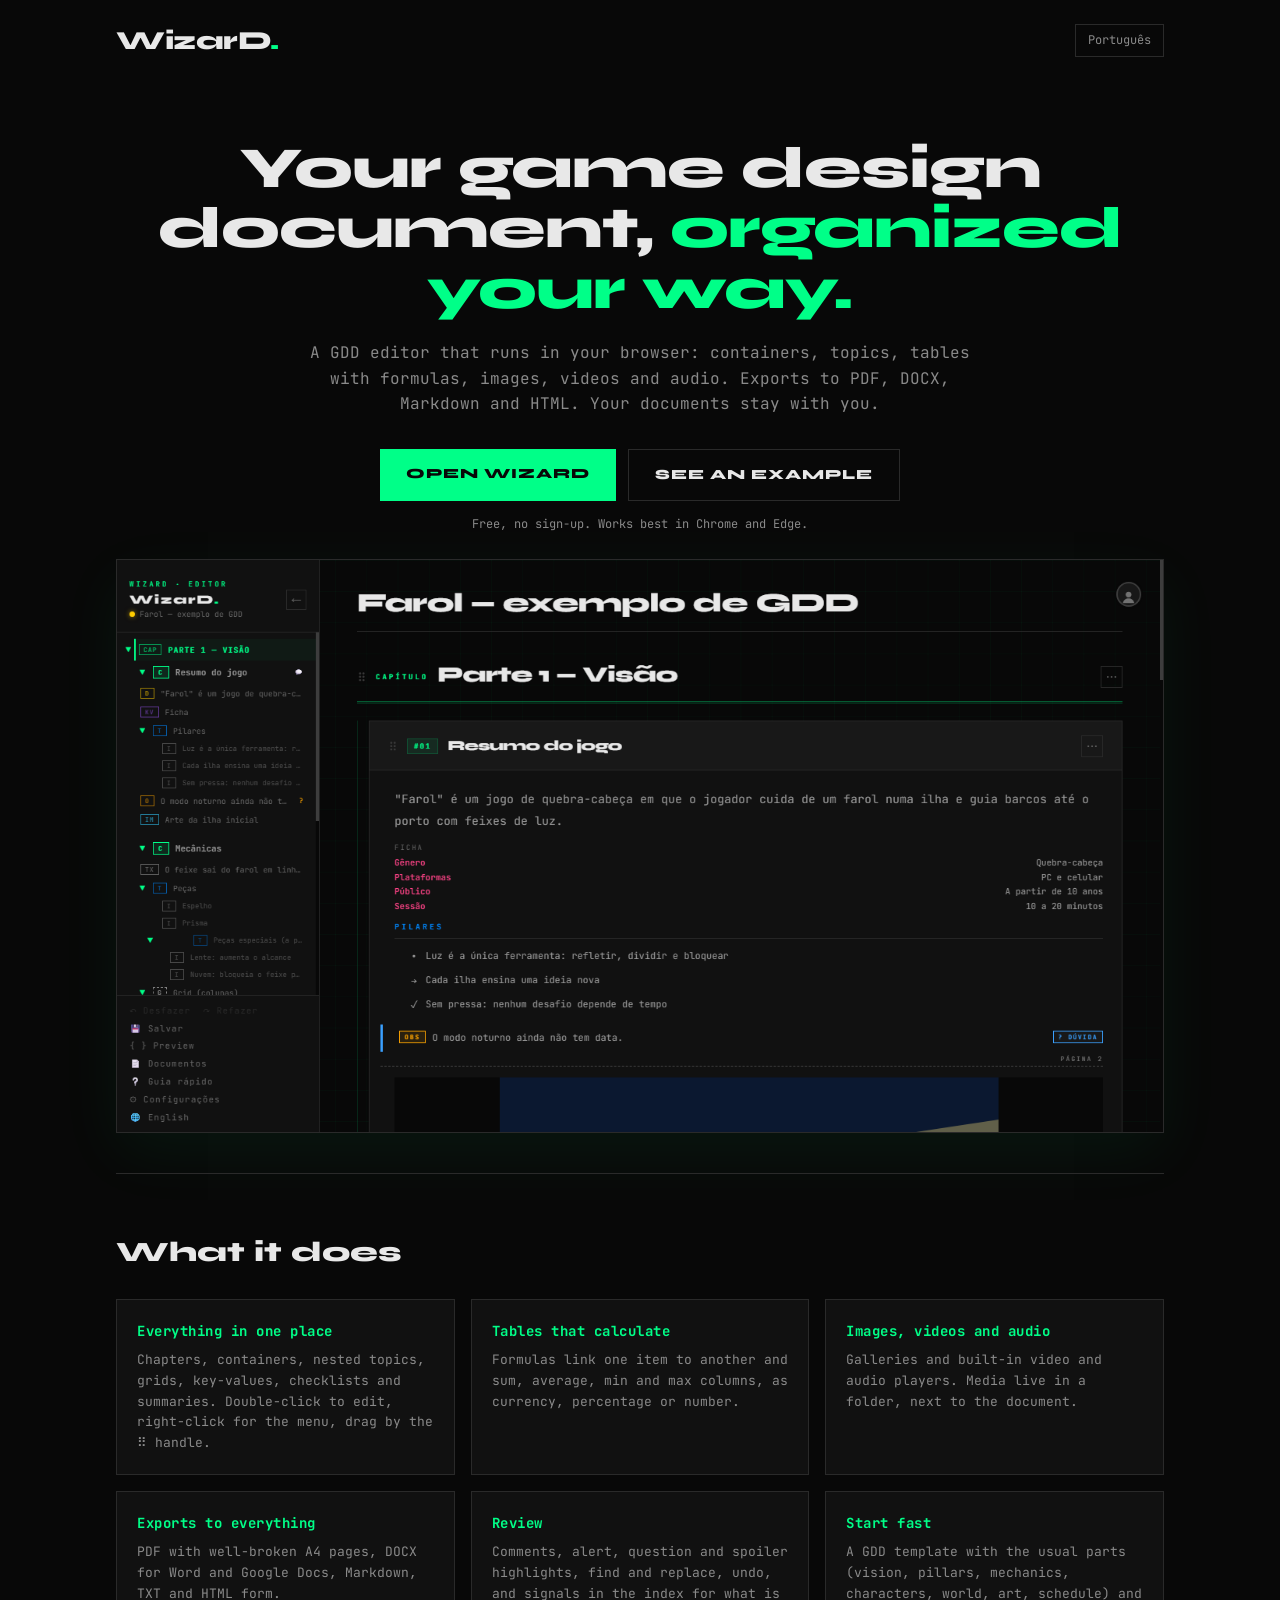
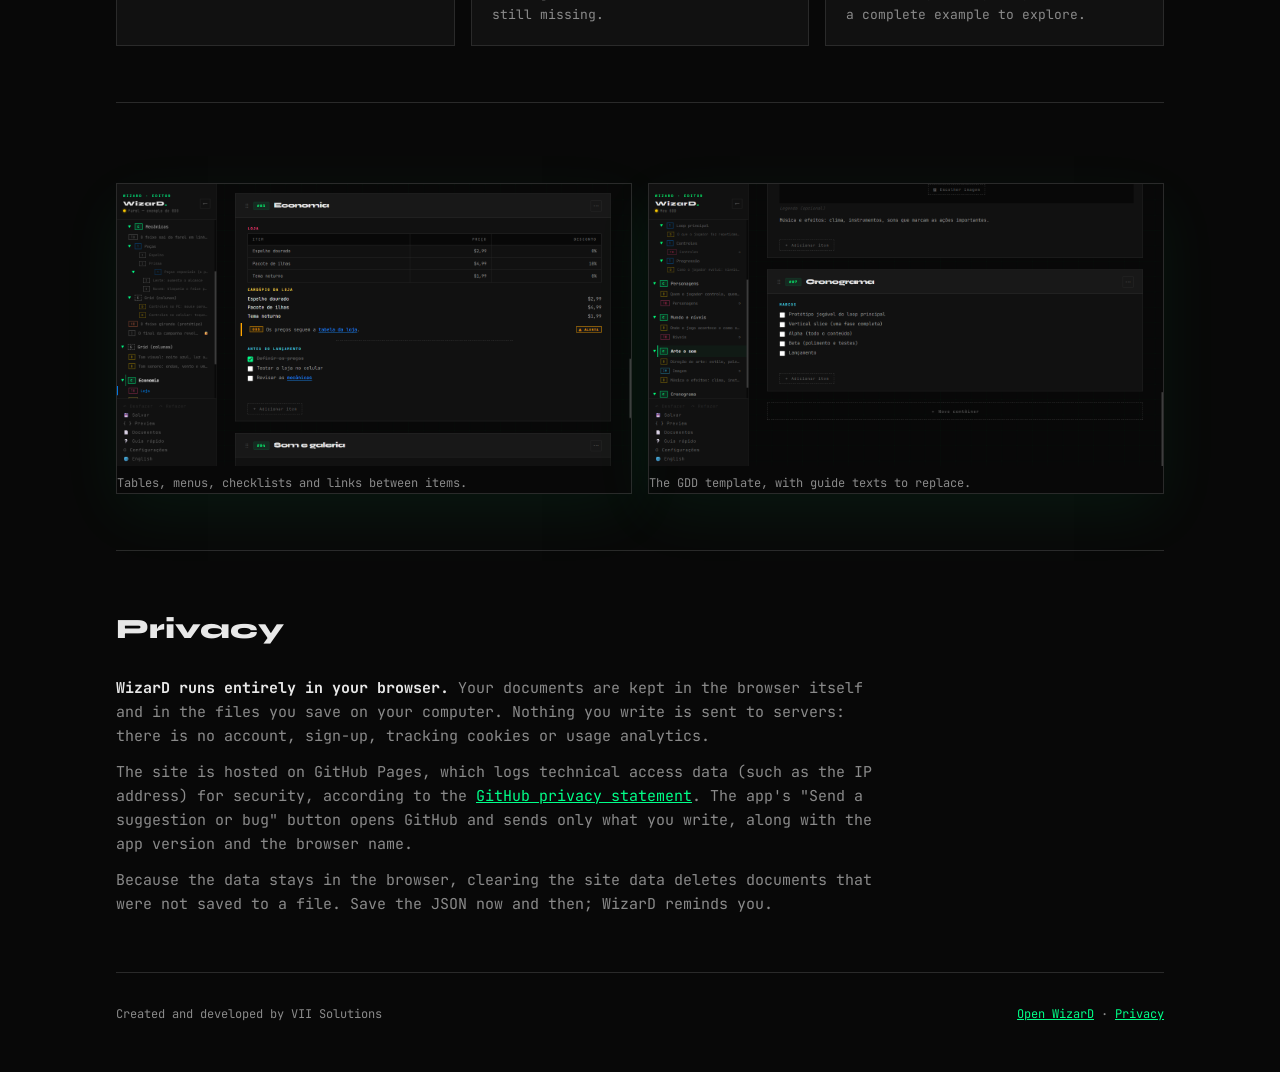
<file: index.html>
<!DOCTYPE html>
<html lang="pt-BR" data-lang="pt">
<head>
<meta charset="UTF-8">
<meta name="viewport" content="width=device-width, initial-scale=1.0">
<title>WizarD — editor de GDD no navegador</title>
<meta name="description" content="WizarD: um editor de documentos de game design (GDD) que roda no navegador. Tabelas com fórmulas, imagens, vídeos e áudios, exportação para PDF, DOCX, Markdown e HTML. Seus documentos ficam com você.">
<link rel="icon" href="data:image/svg+xml,<svg xmlns=%22http://www.w3.org/2000/svg%22 viewBox=%220 0 100 100%22><text y=%22.9em%22 font-size=%2290%22>🧙</text></svg>">
<!-- Página de apresentação (18g). Publicada na raiz do site; o app fica em app/ (ver tools/publicar.sh) -->
<link rel="stylesheet" href="app/css/fonts.css">
<style>
:root {
  --bg: #080808; --surface: #111; --border: #2a2a2a; --accent: #00ff88; --accent2: #0088ff;
  --text: #e8e8e8; --dim: #8a8a8a;
}
* { box-sizing: border-box; margin: 0; padding: 0; }
html { scroll-behavior: smooth; }
body { background: var(--bg); color: var(--text); font-family: 'JetBrains Mono', ui-monospace, monospace; font-size: 15px; line-height: 1.6; }
a { color: var(--accent); }
html[data-lang="pt"] [lang="en"], html[data-lang="en"] [lang="pt"] { display: none !important; }

.wrap { max-width: 1080px; margin: 0 auto; padding: 0 16px; }
header { display: flex; align-items: center; justify-content: space-between; padding: 20px 0; }
.logo { font-family: 'Syne', sans-serif; font-weight: 800; font-size: 26px; letter-spacing: -0.5px; text-decoration: none; color: var(--text); }
.logo span { color: var(--accent); }
.lang { background: none; border: 1px solid var(--border); color: var(--dim); font: inherit; font-size: 12px; padding: 6px 12px; cursor: pointer; }
.lang:hover { color: var(--text); border-color: var(--dim); }

.hero { padding: 56px 0 40px; text-align: center; }
.hero h1 { font-family: 'Syne', sans-serif; font-weight: 800; font-size: clamp(32px, 6vw, 58px); line-height: 1.05; letter-spacing: -1px; }
.hero h1 em { font-style: normal; color: var(--accent); }
.hero p { max-width: 680px; margin: 20px auto 0; color: var(--dim); font-size: 16px; }
.cta { display: flex; gap: 12px; justify-content: center; flex-wrap: wrap; margin-top: 32px; }
.btn { display: inline-block; padding: 14px 26px; font-family: 'Syne', sans-serif; font-weight: 800; font-size: 14px; letter-spacing: 1px; text-transform: uppercase; text-decoration: none; }
.btn-primary { background: var(--accent); color: var(--bg); }
.btn-secondary { border: 1px solid var(--border); color: var(--text); }
.btn:hover { opacity: 0.88; }
.note { margin-top: 14px; font-size: 12px; color: var(--dim); }

.shot { margin: 24px auto 0; border: 1px solid var(--border); box-shadow: 0 20px 60px rgba(0, 255, 136, 0.06); }
.shot img { display: block; width: 100%; height: auto; }

section { padding: 56px 0; border-top: 1px solid var(--border); }
h2 { font-family: 'Syne', sans-serif; font-weight: 800; font-size: 28px; margin-bottom: 24px; }
.grid { display: grid; grid-template-columns: repeat(auto-fit, minmax(280px, 1fr)); gap: 16px; }
.card { background: var(--surface); border: 1px solid var(--border); padding: 20px; }
.card h3 { font-size: 14px; color: var(--accent); margin-bottom: 8px; letter-spacing: 0.5px; }
.card p { font-size: 13px; color: var(--dim); }
.pair { display: grid; grid-template-columns: 1fr 1fr; gap: 16px; }
.pair figcaption { font-size: 12px; color: var(--dim); margin-top: 8px; }
.privacy p + p { margin-top: 12px; }
.privacy p { max-width: 760px; color: var(--dim); }
.privacy strong { color: var(--text); }
footer { padding: 32px 0 48px; border-top: 1px solid var(--border); font-size: 12px; color: var(--dim); display: flex; justify-content: space-between; gap: 12px; flex-wrap: wrap; }

@media (max-width: 720px) {
  .pair { grid-template-columns: 1fr; }
  .hero { padding-top: 32px; }
}
</style>
</head>
<body>
<div class="wrap">
  <header>
    <a class="logo" href="#">WizarD<span>.</span></a>
    <button class="lang" type="button" id="lang"><span lang="pt">English</span><span lang="en">Português</span></button>
  </header>

  <div class="hero">
    <h1>
      <span lang="pt">Seu documento de game design, <em>organizado do seu jeito.</em></span>
      <span lang="en">Your game design document, <em>organized your way.</em></span>
    </h1>
    <p lang="pt">Um editor de GDD que roda no navegador: contêineres, tópicos, tabelas com fórmulas, imagens, vídeos e áudios. Exporta para PDF, DOCX, Markdown e HTML. Seus documentos ficam com você.</p>
    <p lang="en">A GDD editor that runs in your browser: containers, topics, tables with formulas, images, videos and audio. Exports to PDF, DOCX, Markdown and HTML. Your documents stay with you.</p>
    <div class="cta">
      <a class="btn btn-primary" href="app/"><span lang="pt">Abrir o WizarD</span><span lang="en">Open WizarD</span></a>
      <a class="btn btn-secondary" href="app/?exemplo"><span lang="pt">Ver um exemplo</span><span lang="en">See an example</span></a>
    </div>
    <div class="note">
      <span lang="pt">Grátis, sem cadastro. Funciona melhor no Chrome e no Edge.</span>
      <span lang="en">Free, no sign-up. Works best in Chrome and Edge.</span>
    </div>
    <figure class="shot"><img src="img/exemplo.png" width="1342" height="734" alt="O WizarD com o exemplo Farol aberto: sidebar com o índice e o documento com capítulo, contêiner, ficha e pilares" loading="eager"></figure>
  </div>

  <section>
    <h2><span lang="pt">O que ele faz</span><span lang="en">What it does</span></h2>
    <div class="grid">
      <div class="card">
        <h3><span lang="pt">Tudo no mesmo lugar</span><span lang="en">Everything in one place</span></h3>
        <p lang="pt">Capítulos, contêineres, tópicos dentro de tópicos, grids, chave-valor, checklists e sumários. Duplo clique edita, clique direito abre o menu, a alça ⠿ arrasta.</p>
        <p lang="en">Chapters, containers, nested topics, grids, key-values, checklists and summaries. Double-click to edit, right-click for the menu, drag by the ⠿ handle.</p>
      </div>
      <div class="card">
        <h3><span lang="pt">Tabelas que calculam</span><span lang="en">Tables that calculate</span></h3>
        <p lang="pt">Fórmulas ligam um item ao outro e somam, tiram média, mínimo e máximo de colunas, em moeda, porcentagem ou número.</p>
        <p lang="en">Formulas link one item to another and sum, average, min and max columns, as currency, percentage or number.</p>
      </div>
      <div class="card">
        <h3><span lang="pt">Imagens, vídeos e áudios</span><span lang="en">Images, videos and audio</span></h3>
        <p lang="pt">Galerias, player de vídeo e de áudio próprios. As mídias ficam numa pasta, ao lado do documento.</p>
        <p lang="en">Galleries and built-in video and audio players. Media live in a folder, next to the document.</p>
      </div>
      <div class="card">
        <h3><span lang="pt">Exporta para tudo</span><span lang="en">Exports to everything</span></h3>
        <p lang="pt">PDF em páginas A4 bem quebradas, DOCX para o Word e o Google Docs, Markdown, TXT e formulário HTML.</p>
        <p lang="en">PDF with well-broken A4 pages, DOCX for Word and Google Docs, Markdown, TXT and HTML form.</p>
      </div>
      <div class="card">
        <h3><span lang="pt">Revisão</span><span lang="en">Review</span></h3>
        <p lang="pt">Comentários, destaques de alerta, dúvida e spoiler, busca e substituir, desfazer, e sinais no índice do que falta preencher.</p>
        <p lang="en">Comments, alert, question and spoiler highlights, find and replace, undo, and signals in the index for what is still missing.</p>
      </div>
      <div class="card">
        <h3><span lang="pt">Comece rápido</span><span lang="en">Start fast</span></h3>
        <p lang="pt">Um modelo de GDD com as partes de sempre (visão, pilares, mecânicas, personagens, mundo, arte, cronograma) e um exemplo completo para explorar.</p>
        <p lang="en">A GDD template with the usual parts (vision, pillars, mechanics, characters, world, art, schedule) and a complete example to explore.</p>
      </div>
    </div>
  </section>

  <section>
    <div class="pair">
      <figure class="shot"><img src="img/exemplo-tabela.png" width="1342" height="734" alt="Tabela de preços, cardápio e checklist no exemplo, com links de fórmula" loading="lazy">
        <figcaption><span lang="pt">Tabelas, cardápio, checklist e links entre itens.</span><span lang="en">Tables, menus, checklists and links between items.</span></figcaption></figure>
      <figure class="shot"><img src="img/modelo.png" width="1342" height="734" alt="Documento novo a partir do modelo de GDD, com textos-guia" loading="lazy">
        <figcaption><span lang="pt">O modelo de GDD, com textos-guia para substituir.</span><span lang="en">The GDD template, with guide texts to replace.</span></figcaption></figure>
    </div>
  </section>

  <section class="privacy" id="privacidade">
    <h2><span lang="pt">Privacidade</span><span lang="en">Privacy</span></h2>
    <p lang="pt"><strong>O WizarD roda inteiro no seu navegador.</strong> Os documentos ficam guardados no próprio navegador e nos arquivos que você salvar no seu computador. Nada do que você escreve é enviado a servidores: não há conta, cadastro, cookies de rastreamento nem análise de uso.</p>
    <p lang="en"><strong>WizarD runs entirely in your browser.</strong> Your documents are kept in the browser itself and in the files you save on your computer. Nothing you write is sent to servers: there is no account, sign-up, tracking cookies or usage analytics.</p>
    <p lang="pt">O site é hospedado pelo GitHub Pages, que registra dados técnicos de acesso (como o endereço IP) para segurança, segundo a <a href="https://docs.github.com/site-policy/privacy-policies/github-general-privacy-statement">declaração de privacidade do GitHub</a>. O botão "Enviar sugestão ou erro" do app abre o GitHub e envia só o que você escrever, junto com a versão do app e o nome do navegador.</p>
    <p lang="en">The site is hosted on GitHub Pages, which logs technical access data (such as the IP address) for security, according to the <a href="https://docs.github.com/site-policy/privacy-policies/github-general-privacy-statement">GitHub privacy statement</a>. The app's "Send a suggestion or bug" button opens GitHub and sends only what you write, along with the app version and the browser name.</p>
    <p lang="pt">Como os dados ficam no navegador, limpar os dados do site apaga os documentos que não foram salvos em arquivo. Salve o JSON de vez em quando; o WizarD lembra.</p>
    <p lang="en">Because the data stays in the browser, clearing the site data deletes documents that were not saved to a file. Save the JSON now and then; WizarD reminds you.</p>
  </section>

  <footer>
    <span><span lang="pt">Criado e desenvolvido por</span><span lang="en">Created and developed by</span> VII Solutions</span>
    <span><a href="app/"><span lang="pt">Abrir o WizarD</span><span lang="en">Open WizarD</span></a> · <a href="#privacidade"><span lang="pt">Privacidade</span><span lang="en">Privacy</span></a></span>
  </footer>
</div>
<script>
  // Idioma: o escolhido antes, senão o do navegador
  const root = document.documentElement;
  const set = l => { root.dataset.lang = l; root.lang = l === 'pt' ? 'pt-BR' : 'en'; try { localStorage.setItem('wizard-site-lang', l); } catch {} };
  let saved = null;
  try { saved = localStorage.getItem('wizard-site-lang'); } catch {}
  set(saved || ((navigator.language || '').toLowerCase().startsWith('pt') ? 'pt' : 'en'));
  document.getElementById('lang').addEventListener('click', () => set(root.dataset.lang === 'pt' ? 'en' : 'pt'));
</script>
</body>
</html>
</file>
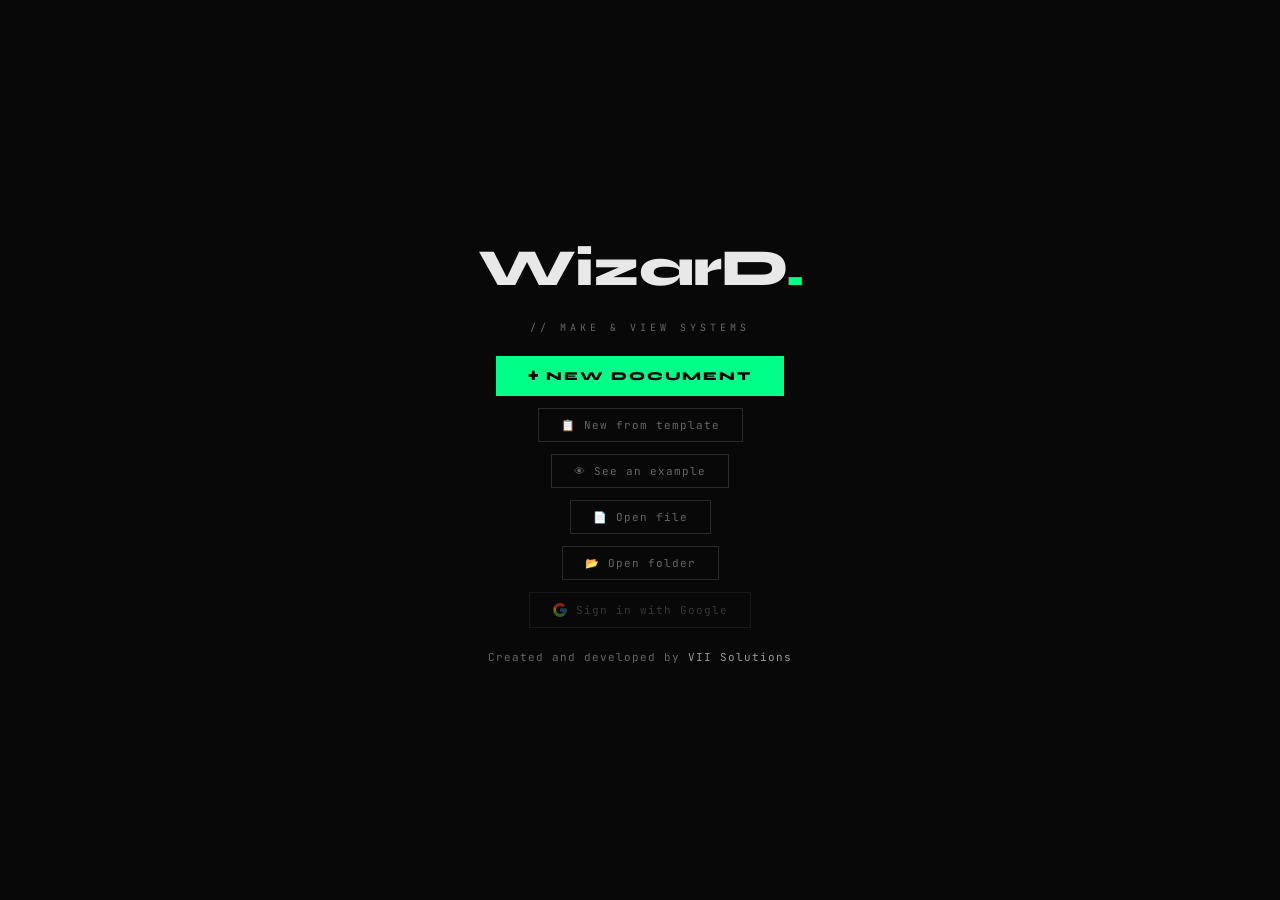
<file: app/index.html>
<!DOCTYPE html>
<html lang="pt-BR">
<head>
  <meta charset="UTF-8">
  <meta name="viewport" content="width=device-width, initial-scale=1.0">
  <title>WizarD</title>
  <link rel="icon" href="data:image/svg+xml,<svg xmlns=%22http://www.w3.org/2000/svg%22 viewBox=%220 0 100 100%22><text y=%22.9em%22 font-size=%2290%22>🧙</text></svg>">
  <!-- ?v= é o hash do conteúdo de cada arquivo (B6, B22): arquivo que muda ganha versão nova e o navegador
       busca o novo em vez do antigo do cache. Não edite à mão: rode python3 tools/versao.py -->

  <link rel="stylesheet" href="css/fonts.css?v=74809476">
  <link rel="stylesheet" href="css/style.css?v=eae1ee0e">
</head>
<body>

<!-- Tela inicial (preenchida por showLoadScreen) -->
<div id="load-screen"></div>

<button class="btn-show-sidebar" id="btn-show-sidebar" title="☰">☰</button>

<div id="editor-app">
  <div class="app-layout">

    <aside class="sidebar">
      <div class="sidebar-brand">
        <div class="sidebar-brand-info">
          <div class="sidebar-eyebrow" data-i18n="sidebar.eyebrow">WizarD · Editor</div>
          <div class="sidebar-title">WizarD<span>.</span></div>
          <div class="doc-status" id="doc-status">—</div>
        </div>
        <button class="btn-sidebar-collapse" id="btn-collapse-sidebar" title="←">←</button>
      </div>

      <nav class="sidebar-nav" id="sidebar-nav"></nav>

      <div class="sidebar-footer">
        <div class="history-buttons">
          <button class="btn-sidebar-action" id="btn-undo" data-i18n="action.undo" data-i18n-title="action.undoTip" disabled>↶ Desfazer</button>
          <button class="btn-sidebar-action" id="btn-redo" data-i18n="action.redo" data-i18n-title="action.redoTip" disabled>↷ Refazer</button>
        </div>
        <button class="btn-sidebar-action btn-sidebar-save" id="btn-save" data-i18n="action.save">💾 Salvar</button>
        <button class="btn-sidebar-action" id="btn-preview" data-i18n="action.preview">{ } Preview</button>
        <button class="btn-sidebar-action" id="btn-docs" data-i18n="action.docs">📄 Documentos</button>
        <button class="btn-sidebar-action" id="btn-guide" data-i18n="action.guide">❔ Guia rápido</button>
        <button class="btn-sidebar-action" id="btn-settings" data-i18n="action.settings">⚙ Configurações</button>
        <button class="btn-sidebar-action" id="btn-lang" data-i18n="action.language">🌐 English</button>
      </div>
    </aside>

    <div class="main-content-area">
      <!-- Usuário e colaboradores (fase 7: só visual) -->
      <div class="presence" id="presence"></div>
      <main class="editor-main" id="editor-main"></main>
    </div>

  </div>
</div>

<script src="js/i18n.js?v=7d9278cf"></script>
<script src="js/core.js?v=8584b12a"></script>
<script src="js/formula.js?v=affc9841"></script>
<script src="js/format.js?v=99c7eaf4"></script>
<script src="js/modelo.js?v=85430c9b"></script>
<script src="js/docs.js?v=2fc7dc38"></script>
<script src="js/history.js?v=1933cf76"></script>
<script src="js/model.js?v=79b69497"></script>
<script src="js/media.js?v=8936f4ef"></script>
<script src="js/manager.js?v=856d97be"></script>
<script src="js/print.js?v=70cfaa9f"></script>
<script src="js/export.js?v=5f30ffd4"></script>
<script src="js/presence.js?v=a90076b6"></script>
<script src="js/editor-sidebar.js?v=6efde61c"></script>
<script src="js/editor-media.js?v=d53d90b0"></script>
<script src="js/editor-menus.js?v=5db4fc41"></script>
<script src="js/editor-edit.js?v=276e25c9"></script>
<script src="js/editor.js?v=44f03740"></script>
<script src="js/search.js?v=36d348b6"></script>
</body>
</html>
</file>
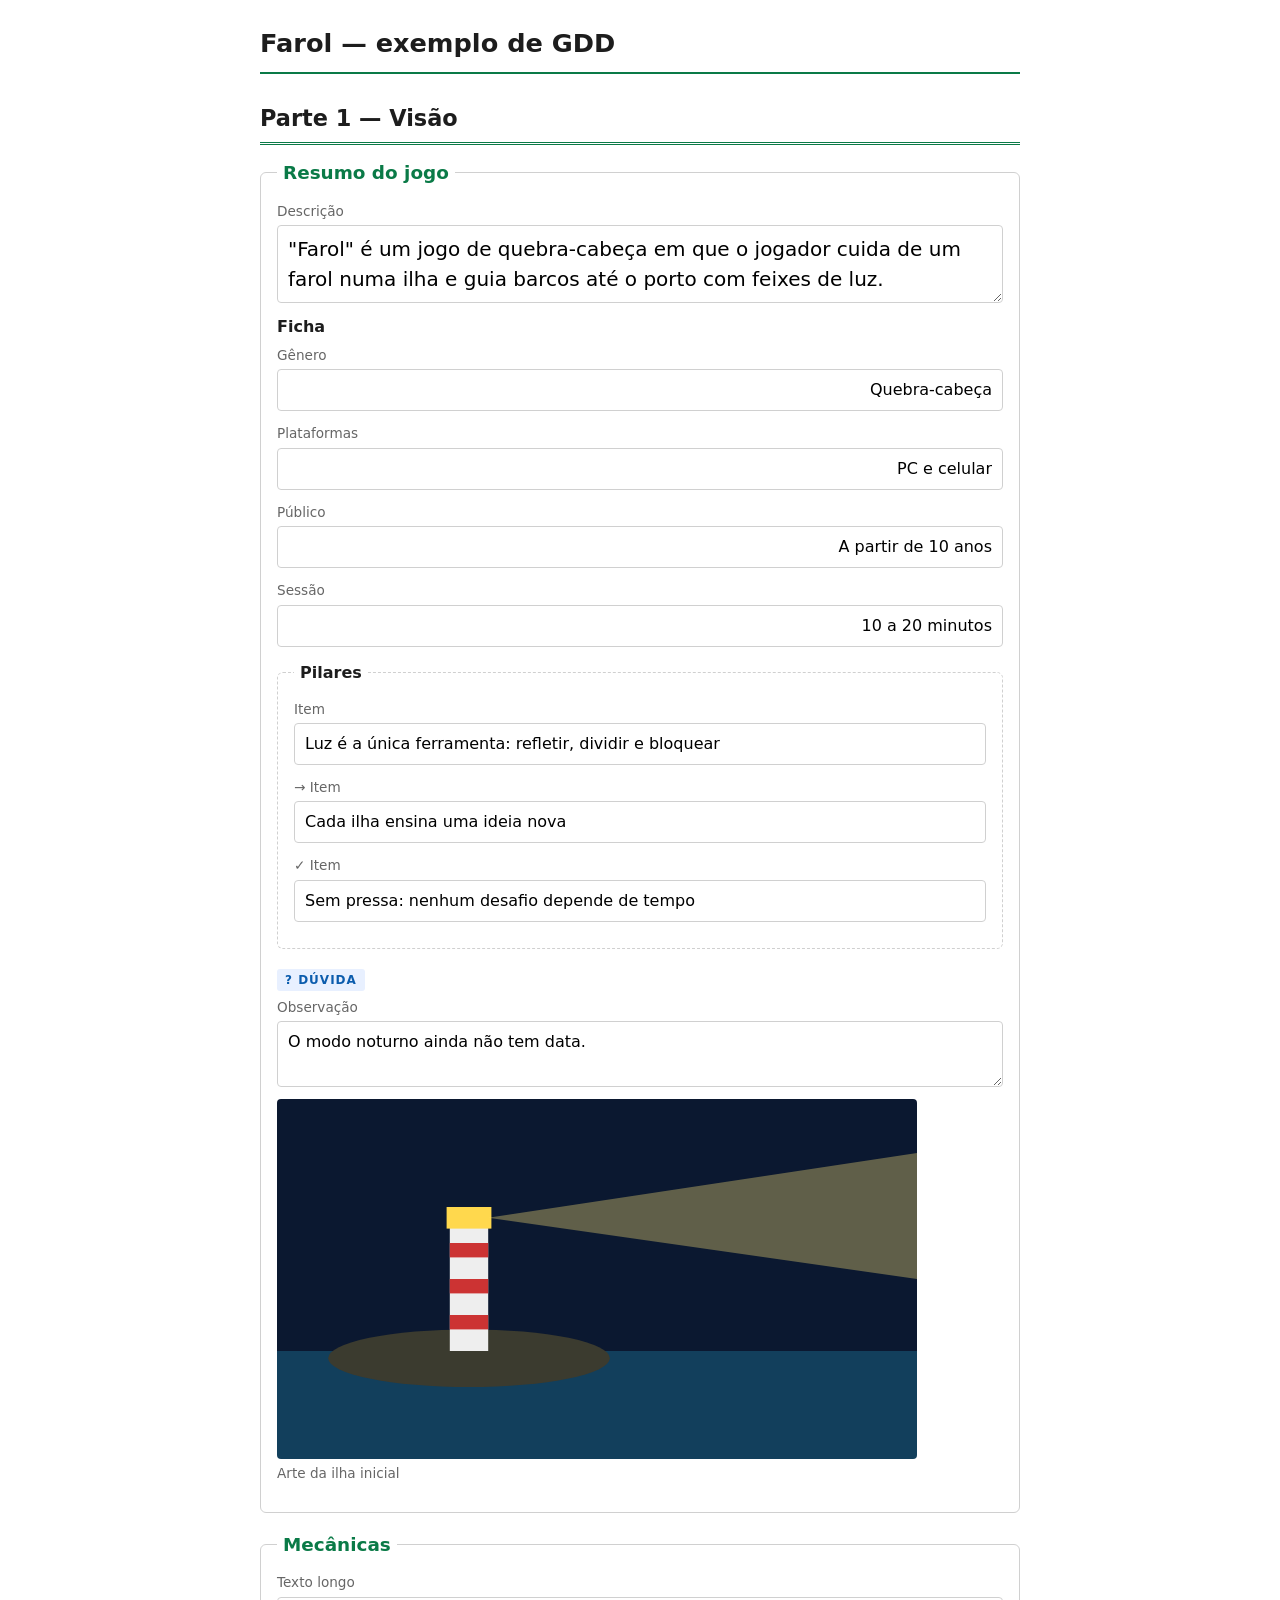
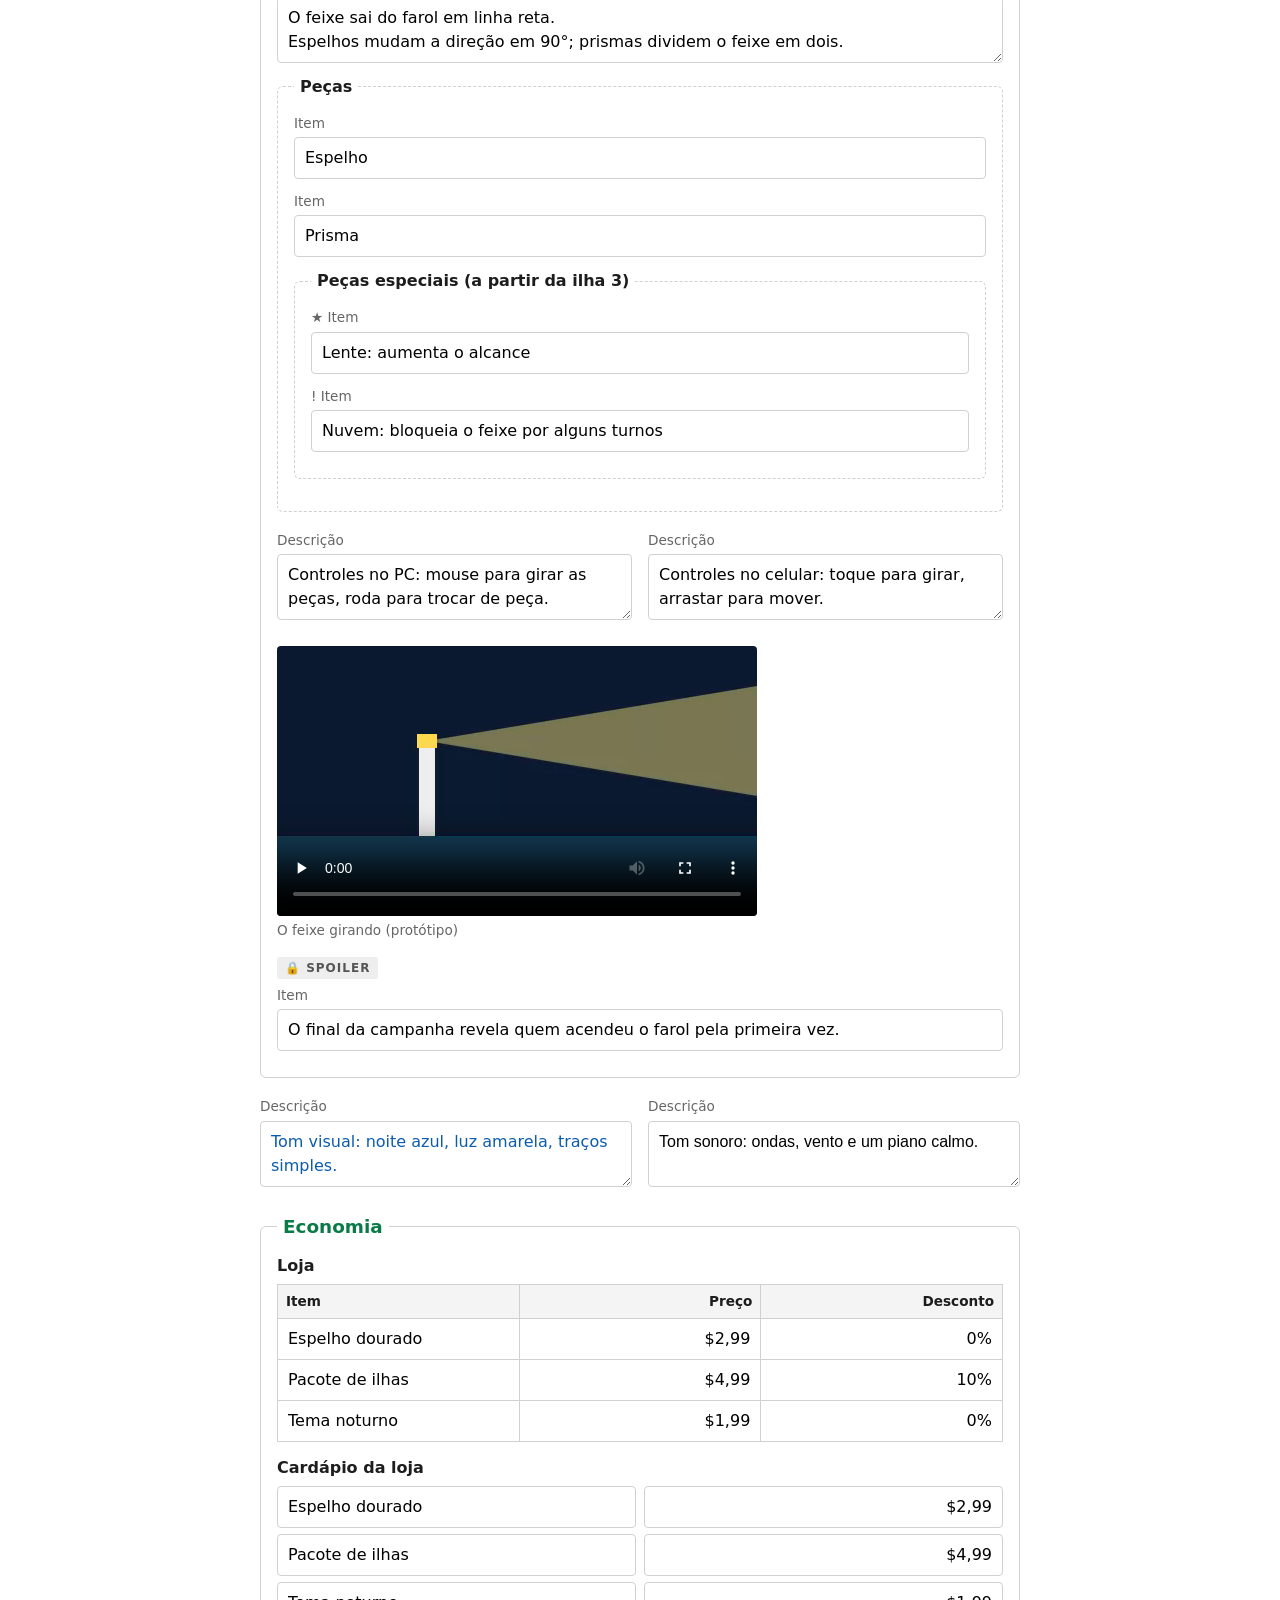
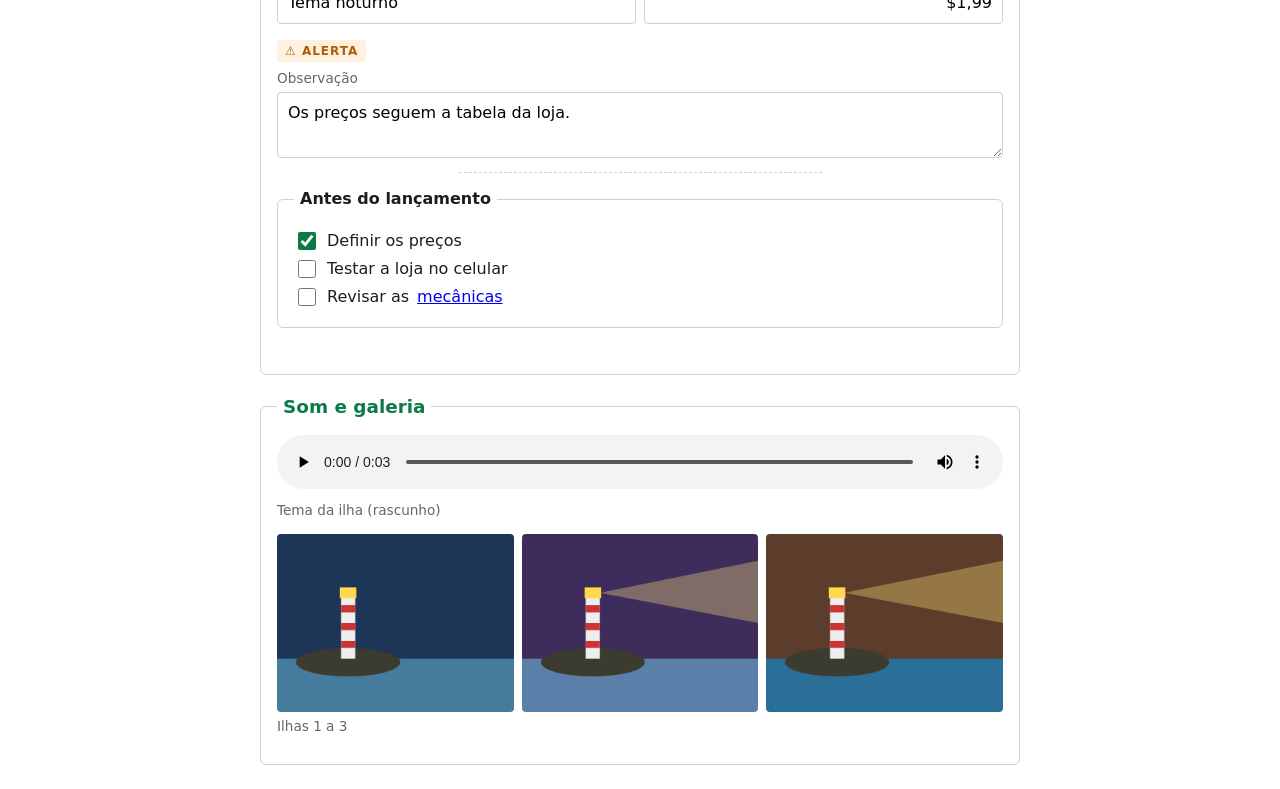
<file: app/exemplos/Farol — exemplo de GDD.html>
<!DOCTYPE html>
<html lang="pt-BR">
<head>
<meta charset="UTF-8">
<meta name="viewport" content="width=device-width, initial-scale=1.0">
<title>Farol — exemplo de GDD</title>
<style>
.wz-form{--wz-accent:#0a7a47;--wz-border:#d0d0d0;--wz-text:#1d1d1d;--wz-muted:#666;
  font-family:system-ui,-apple-system,"Segoe UI",Roboto,sans-serif;color:var(--wz-text);max-width:760px;margin:24px auto;padding:0 16px;line-height:1.5}
.wz-form h1{font-size:1.6rem;margin:0 0 20px;padding-bottom:10px;border-bottom:2px solid var(--wz-accent)}
.wz-form fieldset{border:1px solid var(--wz-border);border-radius:6px;padding:14px 16px;margin:0 0 18px}
.wz-form legend{font-weight:700;padding:0 6px}
.wz-form .wz-section>legend{font-size:1.15rem;color:var(--wz-accent)}
.wz-form .wz-topic{border-style:dashed}
.wz-form .wz-field{display:flex;flex-direction:column;gap:4px;margin:0 0 12px}
.wz-form label{font-size:.85rem;color:var(--wz-muted)}
.wz-form input[type=text],.wz-form textarea{font:inherit;padding:8px 10px;border:1px solid var(--wz-border);border-radius:4px;width:100%;box-sizing:border-box}
.wz-form input[type=text]:focus,.wz-form textarea:focus{outline:2px solid var(--wz-accent);outline-offset:0;border-color:var(--wz-accent)}
.wz-form .wz-group{margin:0 0 14px}
.wz-form .wz-group-title{font-weight:600;margin:0 0 6px}
.wz-form .wz-table{border-collapse:collapse;width:100%}
.wz-form .wz-table th{text-align:left;font-size:.85rem;background:#f4f4f4;padding:6px 8px;border:1px solid var(--wz-border)}
.wz-form .wz-table td{padding:0;border:1px solid var(--wz-border)}
.wz-form .wz-table input[type=text]{border:0;border-radius:0}
.wz-form .wz-check{display:flex;align-items:center;gap:8px;color:var(--wz-text);font-size:1rem;margin:4px 0}
.wz-form input[type=checkbox]{width:18px;height:18px;accent-color:var(--wz-accent)}
.wz-form .wz-figure{margin:0 0 14px}
.wz-form .wz-figure img,.wz-form .wz-figure video{max-width:100%;height:auto;border-radius:4px;display:block}
.wz-form .wz-figure figcaption{font-size:.85rem;color:var(--wz-muted);margin-top:4px}
.wz-form .wz-sum{display:grid;grid-template-columns:1fr 1fr;gap:8px;margin:0 0 6px}
.wz-form .wz-gallery{display:grid;gap:8px}
.wz-form .wz-gallery img{width:100%;height:auto}
.wz-form .wz-figure audio{width:100%}
.wz-form .wz-hr{border:0;border-top:1px solid var(--wz-border);margin:14px auto}
.wz-form .wz-chapter{font-size:1.4rem;margin:28px 0 14px;padding-bottom:6px;border-bottom:3px double var(--wz-accent)}
.wz-form .wz-hl{display:inline-block;font-size:.75rem;font-weight:700;letter-spacing:1px;padding:2px 8px;border-radius:3px;margin:0 0 6px}
.wz-form .wz-hl-alert{background:#fff1e0;color:#b35c00}.wz-form .wz-hl-question{background:#e8f0ff;color:#0b5cad}.wz-form .wz-hl-spoiler{background:#eee;color:#555}
.wz-form .wz-grid{display:grid;gap:16px;margin:0 0 14px}
.wz-form .wz-grid-col{min-width:0}
@media (max-width:600px){.wz-form .wz-grid{grid-template-columns:1fr!important}}
</style>
</head>
<body>
<form class="wz-form" action="#">
<h1>Farol — exemplo de GDD</h1>
<h2 class="wz-chapter">Parte 1 — Visão</h2>
<fieldset class="wz-section"><legend>Resumo do jogo</legend>
<div class="wz-field"><label for="f1">Descrição</label><textarea id="f1" name="f1" rows="2" style="font-size:1.25em">&quot;Farol&quot; é um jogo de quebra-cabeça em que o jogador cuida de um farol numa ilha e guia barcos até o porto com feixes de luz.</textarea></div>
<div class="wz-group"><div class="wz-group-title">Ficha</div>
<div class="wz-field"><label for="f2">Gênero</label><input id="f2" name="f2" type="text" value="Quebra-cabeça" style="text-align:right"></div>
<div class="wz-field"><label for="f3">Plataformas</label><input id="f3" name="f3" type="text" value="PC e celular" style="text-align:right"></div>
<div class="wz-field"><label for="f4">Público</label><input id="f4" name="f4" type="text" value="A partir de 10 anos" style="text-align:right"></div>
<div class="wz-field"><label for="f5">Sessão</label><input id="f5" name="f5" type="text" value="10 a 20 minutos" style="text-align:right"></div>
</div>
<fieldset class="wz-topic"><legend>Pilares</legend>
<div class="wz-field"><label for="f6">Item</label><input id="f6" name="f6" type="text" value="Luz é a única ferramenta: refletir, dividir e bloquear"></div>
<div class="wz-field"><label for="f7">→ Item</label><input id="f7" name="f7" type="text" value="Cada ilha ensina uma ideia nova"></div>
<div class="wz-field"><label for="f8">✓ Item</label><input id="f8" name="f8" type="text" value="Sem pressa: nenhum desafio depende de tempo"></div>
</fieldset>
<div class="wz-hl wz-hl-question">? DÚVIDA</div>
<div class="wz-field"><label for="f9">Observação</label><textarea id="f9" name="f9" rows="2">O modo noturno ainda não tem data.</textarea></div>
<figure class="wz-figure"><img src="./ilha.png" alt="Arte da ilha inicial" width="640" height="360"><figcaption>Arte da ilha inicial</figcaption></figure>
</fieldset>
<fieldset class="wz-section" id="w-d8c040e8-5dff-4623-adf0-3e0952419cac"><legend>Mecânicas</legend>
<div class="wz-field"><label for="f10">Texto longo</label><textarea id="f10" name="f10" rows="2">O feixe sai do farol em linha reta.
Espelhos mudam a direção em 90°; prismas dividem o feixe em dois.</textarea></div>
<fieldset class="wz-topic"><legend>Peças</legend>
<div class="wz-field"><label for="f11">Item</label><input id="f11" name="f11" type="text" value="Espelho"></div>
<div class="wz-field"><label for="f12">Item</label><input id="f12" name="f12" type="text" value="Prisma"></div>
<fieldset class="wz-topic"><legend>Peças especiais (a partir da ilha 3)</legend>
<div class="wz-field"><label for="f13">★ Item</label><input id="f13" name="f13" type="text" value="Lente: aumenta o alcance"></div>
<div class="wz-field"><label for="f14">! Item</label><input id="f14" name="f14" type="text" value="Nuvem: bloqueia o feixe por alguns turnos"></div>
</fieldset>
</fieldset>
<div class="wz-grid" style="grid-template-columns:repeat(2,minmax(0,1fr))">
<div class="wz-grid-col">
<div class="wz-field"><label for="f15">Descrição</label><textarea id="f15" name="f15" rows="2">Controles no PC: mouse para girar as peças, roda para trocar de peça.</textarea></div>
</div>
<div class="wz-grid-col">
<div class="wz-field"><label for="f16">Descrição</label><textarea id="f16" name="f16" rows="2">Controles no celular: toque para girar, arrastar para mover.</textarea></div>
</div>
</div>
<figure class="wz-figure"><video src="./feixe.webm" controls preload="metadata" width="480" height="270"></video><figcaption>O feixe girando (protótipo)</figcaption></figure>
<div class="wz-hl wz-hl-spoiler">🔒 SPOILER</div>
<div class="wz-field"><label for="f17">Item</label><input id="f17" name="f17" type="text" value="O final da campanha revela quem acendeu o farol pela primeira vez."></div>
</fieldset>
<div class="wz-grid" style="grid-template-columns:repeat(2,minmax(0,1fr))">
<div class="wz-grid-col">
<div class="wz-field"><label for="f18">Descrição</label><textarea id="f18" name="f18" rows="2" style="color:#0B5CAD">Tom visual: noite azul, luz amarela, traços simples.</textarea></div>
</div>
<div class="wz-grid-col">
<div class="wz-field"><label for="f19">Descrição</label><textarea id="f19" name="f19" rows="2" style="font-family:Georgia,sans-serif">Tom sonoro: ondas, vento e um piano calmo.</textarea></div>
</div>
</div>
<fieldset class="wz-section"><legend>Economia</legend>
<div class="wz-group" id="w-6b4c6256-8cd6-4749-86d5-bcf7a8069052"><div class="wz-group-title">Loja</div><table class="wz-table"><thead><tr><th scope="col">Item</th><th scope="col" style="text-align:right">Preço</th><th scope="col" style="text-align:right">Desconto</th></tr></thead><tbody>
<tr><td><input id="f20" name="f20" type="text" aria-label="Item" value="Espelho dourado"></td><td><input id="f21" name="f21" type="text" aria-label="Preço" value="$2,99" style="text-align:right"></td><td><input id="f22" name="f22" type="text" aria-label="Desconto" value="0%" style="text-align:right"></td></tr>
<tr><td><input id="f23" name="f23" type="text" aria-label="Item" value="Pacote de ilhas"></td><td><input id="f24" name="f24" type="text" aria-label="Preço" value="$4,99" style="text-align:right"></td><td><input id="f25" name="f25" type="text" aria-label="Desconto" value="10%" style="text-align:right"></td></tr>
<tr><td><input id="f26" name="f26" type="text" aria-label="Item" value="Tema noturno"></td><td><input id="f27" name="f27" type="text" aria-label="Preço" value="$1,99" style="text-align:right"></td><td><input id="f28" name="f28" type="text" aria-label="Desconto" value="0%" style="text-align:right"></td></tr>
</tbody></table></div>
<div class="wz-group"><div class="wz-group-title">Cardápio da loja</div>
<div class="wz-sum"><input id="f29" name="f29" type="text" aria-label="Cardápio da loja" value="Espelho dourado" style="text-align:left"><input id="f30" name="f30" type="text" aria-label="Espelho dourado" value="$2,99" style="text-align:right"></div>
<div class="wz-sum"><input id="f31" name="f31" type="text" aria-label="Cardápio da loja" value="Pacote de ilhas" style="text-align:left"><input id="f32" name="f32" type="text" aria-label="Pacote de ilhas" value="$4,99" style="text-align:right"></div>
<div class="wz-sum"><input id="f33" name="f33" type="text" aria-label="Cardápio da loja" value="Tema noturno" style="text-align:left"><input id="f34" name="f34" type="text" aria-label="Tema noturno" value="$1,99" style="text-align:right"></div>
</div>
<div class="wz-hl wz-hl-alert">⚠ ALERTA</div>
<div class="wz-field"><label for="f35">Observação</label><textarea id="f35" name="f35" rows="2">Os preços seguem a tabela da loja.</textarea></div>
<hr class="wz-hr" style="width:50%;border-top-style:dashed">
<fieldset class="wz-checks"><legend>Antes do lançamento</legend>
<label class="wz-check" for="f36"><input id="f36" name="f36" type="checkbox" checked> Definir os preços</label>
<label class="wz-check" for="f37"><input id="f37" name="f37" type="checkbox"> Testar a loja no celular</label>
<label class="wz-check" for="f38"><input id="f38" name="f38" type="checkbox"> Revisar as <a href="#w-d8c040e8-5dff-4623-adf0-3e0952419cac">mecânicas</a></label>
</fieldset>
<div class="wz-spacer" style="height:14px"></div>
</fieldset>
<fieldset class="wz-section"><legend>Som e galeria</legend>
<figure class="wz-figure"><audio src="./tema-da-ilha.wav" controls preload="metadata"></audio><figcaption>Tema da ilha (rascunho)</figcaption></figure>
<figure class="wz-figure"><div class="wz-gallery" style="grid-template-columns:repeat(3,minmax(0,1fr))"><img src="./ilha-1.png" alt="Ilhas 1 a 3" width="320" height="240"><img src="./ilha-2.png" alt="Ilhas 1 a 3" width="320" height="240"><img src="./ilha-3.png" alt="Ilhas 1 a 3" width="320" height="240"></div><figcaption>Ilhas 1 a 3</figcaption></figure>
</fieldset>
</form>
</body>
</html>
</file>
<file: app/css/fonts.css>
/* ============================================================
   fonts.css — fontes do Wizard, dentro do próprio app (B15)
   Funcionam sem internet. JetBrains Mono e Syne, licença SIL OFL 1.1
   (fonts/OFL-*.txt). Fontes variáveis: um arquivo cobre todos os pesos.
   ============================================================ */
@font-face {
  font-family: 'JetBrains Mono'; font-style: normal; font-weight: 400 700; font-display: swap;
  src: url('../fonts/JetBrainsMono-latin.woff2') format('woff2');
  unicode-range: U+0000-00FF, U+0131, U+0152-0153, U+02BB-02BC, U+02C6, U+02DA, U+02DC, U+0304, U+0308, U+0329, U+2000-206F, U+20AC, U+2122, U+2191, U+2193, U+2212, U+2215, U+FEFF, U+FFFD;
}
@font-face {
  font-family: 'JetBrains Mono'; font-style: normal; font-weight: 400 700; font-display: swap;
  src: url('../fonts/JetBrainsMono-latin-ext.woff2') format('woff2');
  unicode-range: U+0100-02BA, U+02BD-02C5, U+02C7-02CC, U+02CE-02D7, U+02DD-02FF, U+0304, U+0308, U+0329, U+1D00-1DBF, U+1E00-1E9F, U+1EF2-1EFF, U+2020, U+20A0-20AB, U+20AD-20C0, U+2113, U+2C60-2C7F, U+A720-A7FF;
}
@font-face {
  font-family: 'Syne'; font-style: normal; font-weight: 700 800; font-display: swap;
  src: url('../fonts/Syne-latin.woff2') format('woff2');
  unicode-range: U+0000-00FF, U+0131, U+0152-0153, U+02BB-02BC, U+02C6, U+02DA, U+02DC, U+0304, U+0308, U+0329, U+2000-206F, U+20AC, U+2122, U+2191, U+2193, U+2212, U+2215, U+FEFF, U+FFFD;
}
@font-face {
  font-family: 'Syne'; font-style: normal; font-weight: 700 800; font-display: swap;
  src: url('../fonts/Syne-latin-ext.woff2') format('woff2');
  unicode-range: U+0100-02BA, U+02BD-02C5, U+02C7-02CC, U+02CE-02D7, U+02DD-02FF, U+0304, U+0308, U+0329, U+1D00-1DBF, U+1E00-1E9F, U+1EF2-1EFF, U+2020, U+20A0-20AB, U+20AD-20C0, U+2113, U+2C60-2C7F, U+A720-A7FF;
}
</file>
<file: app/css/style.css>
/* ============================================================
   style.css — Wizard (Builder + Viewer)
   1. Base          5. Builder
   2. Componentes   6. Viewer
   3. Load screen   7. Fórmulas
   4. Sidebar
   ============================================================ */

/* ============================================================
   1. BASE
   ============================================================ */
:root {
  --bg:            #080808;
  --surface:       #111111;
  --surface2:      #181818;
  --border:        #2a2a2a;
  --border-bright: #3d3d3d;
  --accent:        #00ff88;
  --accent2:       #0088ff;
  --accent3:       #ff4488;
  --text:          #e8e8e8;
  --text-dim:      #666;
  --text-mid:      #999;
  --danger:        #ff3355;
  --desc:          #ffcc00;
  --kv:            #a05aff;
  --obs:           #ffa500;
  --sidebar-w:     260px;
  --formula-blue:  #1e90ff;
  --formula-green: #7ec8a0;
  --formula-red:   #ff4444;
  --formula-purple:#b794f4;
}

* { box-sizing: border-box; margin: 0; padding: 0; }
html { scroll-behavior: smooth; }
body {
  background: var(--bg);
  color: var(--text);
  font-family: 'JetBrains Mono', monospace;
  min-height: 100vh;
  overflow-x: hidden;
}
body::before {
  content: '';
  position: fixed; inset: 0;
  background-image:
    linear-gradient(rgba(0,255,136,0.03) 1px, transparent 1px),
    linear-gradient(90deg, rgba(0,255,136,0.03) 1px, transparent 1px);
  background-size: 40px 40px;
  pointer-events: none; z-index: 0;
}

@keyframes fadeUp {
  from { opacity: 0; transform: translateY(10px); }
  to   { opacity: 1; transform: translateY(0); }
}
@keyframes flash {
  0%, 100% { box-shadow: 0 0 0 0 transparent; }
  30%      { box-shadow: 0 0 0 2px var(--accent), 0 0 24px rgba(0,255,136,0.25); }
}

::-webkit-scrollbar { width: 4px; height: 4px; }
::-webkit-scrollbar-track { background: var(--bg); }
::-webkit-scrollbar-thumb { background: var(--border-bright); }

/* ============================================================
   2. COMPONENTES
   ============================================================ */

/* ── Tags de tipo ── */
.tag {
  font-size: 8px; font-weight: 700; letter-spacing: 2px;
  padding: 2px 6px; flex-shrink: 0; text-transform: uppercase;
}
.tag-block    { background: rgba(0,255,136,0.1);    color: var(--accent);   border: 1px solid var(--accent); }
.tag-topic    { background: rgba(0,136,255,0.12);   color: var(--accent2);  border: 1px solid var(--accent2); }
.tag-table    { background: rgba(255,68,136,0.12);  color: var(--accent3);  border: 1px solid var(--accent3); }
.tag-item     { background: rgba(255,255,255,0.05); color: var(--text-mid); border: 1px solid var(--border-bright); }
.tag-desc     { background: rgba(255,200,0,0.08);   color: var(--desc);     border: 1px solid var(--desc); }
.tag-text     { background: rgba(255,255,255,0.05); color: var(--text-mid); border: 1px solid var(--border-bright); }
.tag-keyvalue { background: rgba(160,90,255,0.12);  color: var(--kv);       border: 1px solid var(--kv); }
.tag-obs      { background: rgba(255,165,0,0.1);    color: var(--obs);      border: 1px solid var(--obs); }

/* ── Botões ── */
.btn-primary {
  background: var(--accent); border: none; color: #000;
  font-family: 'Syne', sans-serif; font-size: 12px; font-weight: 800;
  letter-spacing: 2px; text-transform: uppercase;
  padding: 12px 24px; cursor: pointer;
  position: relative; overflow: hidden;
  transition: opacity 0.2s, transform 0.1s;
}
.btn-primary::before, .ls-btn-primary::before {
  content: ''; position: absolute; inset: 0;
  background: rgba(255,255,255,0.2);
  transform: translateX(-100%); transition: transform 0.3s ease;
}
.btn-primary:hover::before, .ls-btn-primary:hover::before { transform: translateX(0); }
.btn-primary:active { transform: scale(0.98); }

.btn-secondary {
  background: none; border: 1px solid var(--border-bright);
  color: var(--text-mid); font-family: 'JetBrains Mono', monospace;
  font-size: 11px; letter-spacing: 1px; padding: 12px 16px;
  cursor: pointer; transition: all 0.2s; text-decoration: none;
  display: inline-flex; align-items: center;
}
.btn-secondary:hover { border-color: var(--text-mid); color: var(--text); }

.btn-icon {
  background: none; border: none; color: var(--text-dim);
  cursor: pointer; font-size: 14px; padding: 3px 4px;
  line-height: 1; transition: color 0.15s; flex-shrink: 0;
}
.btn-icon:hover { color: var(--danger); }

/* ── Toast (empilhado, canto inferior direito) ── */
#toast-container {
  position: fixed; bottom: 24px; right: 24px;
  display: flex; flex-direction: column-reverse; gap: 8px;
  z-index: 10000; pointer-events: none;
}
.toast-item {
  background: var(--accent); color: var(--bg);
  padding: 10px 20px; max-width: 340px;
  box-shadow: 0 2px 10px rgba(0,0,0,0.5);
  transform: translateX(calc(100% + 40px));
  transition: transform 0.4s cubic-bezier(0.22,1,0.36,1);
}
.toast-item.active { transform: translateX(0); }
.toast-item h2 { font-family: 'Syne', sans-serif; font-size: 13px; font-weight: 800; letter-spacing: 1px; }
.toast-item p  { font-size: 11px; margin-top: 3px; word-break: break-all; }
.toast-item.has-action { pointer-events: auto; }
.toast-item.has-action p { word-break: normal; }
.toast-action {
  margin-top: 8px; padding: 4px 12px;
  background: var(--bg); color: var(--accent); border: none; cursor: pointer;
  font-family: inherit; font-size: 11px; font-weight: 700; letter-spacing: 0.5px;
}
.toast-action:hover { opacity: 0.85; }

/* ── Bolha "copiado" (botão direito) ── */
.copy-bubble {
  position: fixed; z-index: 10000; pointer-events: none;
  transform: translate(-50%, -140%) scale(0.9); opacity: 0;
  background: var(--accent2); color: #fff;
  font-size: 10px; letter-spacing: 1px; padding: 4px 10px;
  transition: opacity 0.2s, transform 0.2s;
}
.copy-bubble.visible { opacity: 1; transform: translate(-50%, -160%) scale(1); }

/* ── Drag ── */
.drag-ghost {
  position: fixed; pointer-events: none; z-index: 9999;
  opacity: 0.88;
  transform: scale(0.82) rotate(0.8deg);
  transform-origin: top left;
  box-shadow: 0 20px 60px rgba(0,0,0,0.85);
  border: 1px solid var(--accent); background: var(--surface);
  max-width: 420px; max-height: 300px; overflow: hidden;
}
.drag-source { opacity: 0.15; border-style: dashed !important; }

.flash { animation: flash 1.2s ease; }

/* ============================================================
   3. LOAD SCREEN (compartilhada)
   ============================================================ */
#load-screen {
  position: fixed; inset: 0;
  background: var(--bg);
  display: flex; flex-direction: column;
  align-items: center; justify-content: center;
  gap: 22px; z-index: 9000;
  transition: opacity 0.4s;
}
#load-screen.hidden { display: none; }

.ls-logo {
  font-family: 'Syne', sans-serif;
  font-size: clamp(30px, 6vw, 52px);
  font-weight: 800; letter-spacing: -1px; cursor: default;
}
.ls-logo span { color: var(--accent); }
.ls-subtitle {
  font-size: 10px; letter-spacing: 4px;
  text-transform: uppercase; color: var(--text-dim);
}
.ls-file {
  font-size: 11px; color: var(--accent); letter-spacing: 1px;
  background: rgba(0,255,136,0.07);
  border: 1px solid rgba(0,255,136,0.2);
  padding: 7px 18px;
}
.ls-actions { display: flex; flex-direction: column; align-items: center; gap: 12px; }

.ls-btn-primary {
  background: var(--accent); border: none; color: #000;
  font-family: 'Syne', sans-serif; font-size: 12px; font-weight: 800;
  letter-spacing: 2px; text-transform: uppercase;
  padding: 13px 32px; cursor: pointer;
  position: relative; overflow: hidden;
}
.ls-btn-secondary {
  background: none; border: 1px solid var(--border);
  color: var(--text-dim); font-family: 'JetBrains Mono', monospace;
  font-size: 11px; letter-spacing: 1px; padding: 9px 22px;
  cursor: pointer; transition: all 0.2s;
}
.ls-btn-secondary:hover { border-color: var(--text-mid); color: var(--text); }

.ls-creator { font-size: 11px; color: var(--text-dim); letter-spacing: 1px; cursor: default; }
.ls-creator span { color: var(--text-mid); }
.ls-btn-secondary.danger:hover { border-color: var(--danger); color: var(--danger); }

/* ── Menu de contexto ── */
.wz-menu {
  position: fixed; z-index: 9600; min-width: 190px;
  background: var(--surface2); border: 1px solid var(--border-bright);
  box-shadow: 0 8px 32px rgba(0,0,0,0.7);
  display: flex; flex-direction: column; padding: 4px 0;
}
.wz-menu-item {
  background: none; border: none; text-align: left; cursor: pointer;
  font-family: 'JetBrains Mono', monospace; font-size: 11px; letter-spacing: 1px;
  color: var(--text-mid); padding: 9px 14px;
}
.wz-menu-item:hover, .wz-menu-item:focus { background: rgba(255,255,255,0.05); color: var(--text); outline: none; }
.wz-menu-item.danger:hover { color: var(--danger); }
.wz-menu-sep { height: 1px; margin: 4px 0; background: var(--border-bright); }
.wz-menu-item { display: flex; align-items: baseline; gap: 18px; }
.wz-menu-hint { margin-left: auto; font-size: 9px; letter-spacing: 0.5px; color: var(--text-dim); white-space: nowrap; }

/* Seleção (10b): clique seleciona, ↑ ↓ andam, Enter edita */
.v-node.is-selected { outline: 1px solid rgba(0,255,136,0.55); outline-offset: 2px; background: rgba(0,255,136,0.035); }
.entry.is-selected { border-color: var(--accent); box-shadow: 0 0 0 1px rgba(0,255,136,0.25); }
.pm .is-selected { outline: none !important; background: none !important; box-shadow: none !important; }

/* ── Estado do documento (sidebar) ── */
.doc-status { display: flex; align-items: center; gap: 6px; font-size: 10px; color: var(--text-dim); margin-top: 3px; min-width: 0; }
.doc-status-name { overflow: hidden; text-overflow: ellipsis; white-space: nowrap; }
.doc-dot { width: 7px; height: 7px; border-radius: 50%; flex-shrink: 0; background: var(--accent); }
.doc-dot.dirty { background: var(--desc); box-shadow: 0 0 6px rgba(255,204,0,0.6); }
.doc-badge { font-size: 8px; letter-spacing: 1px; padding: 1px 5px; border: 1px solid var(--obs); color: var(--obs); flex-shrink: 0; }
.btn-sidebar-save { color: var(--accent); }
.history-buttons { display: flex; gap: 16px; }
.btn-sidebar-action:disabled { opacity: 0.3; cursor: default; color: var(--text-dim); }

/* ── Janela de escolha ── */
.wz-modal {
  position: fixed; inset: 0; z-index: 9500;
  background: rgba(0,0,0,0.75);
  display: flex; align-items: center; justify-content: center;
  padding: 16px; animation: fadeUp 0.2s ease both;
}
.wz-modal-box {
  background: var(--surface); border: 1px solid var(--border-bright);
  border-left: 3px solid var(--accent);
  padding: 24px; max-width: 420px; width: 100%;
  display: flex; flex-direction: column; gap: 14px;
}
.wz-modal-title { font-family: 'Syne', sans-serif; font-size: 16px; font-weight: 800; }
.wz-modal-msg   { font-size: 12px; color: var(--text-mid); line-height: 1.7; }
/* Carregar pasta: documentos que já existem (4g) */
.fc-all { display: flex; align-items: center; justify-content: flex-end; gap: 10px; font-size: 11px; color: var(--text-dim); margin: 12px 0 8px; }
.fc-list { display: flex; flex-direction: column; gap: 6px; max-height: 45vh; overflow-y: auto; }
.fc-row { display: flex; align-items: center; gap: 12px; padding: 8px 10px; border: 1px solid var(--border); background: var(--surface2); }
.fc-info { flex: 1; min-width: 0; }
.fc-name { font-size: 12px; font-weight: 600; overflow: hidden; text-overflow: ellipsis; white-space: nowrap; }
.fc-file { font-size: 10px; color: var(--text-dim); margin-top: 2px; }
.fc-dirty { color: var(--obs); }
.fc-select { width: auto; padding: 6px 8px; font-size: 11px; }
.wz-modal-actions { display: flex; flex-direction: column; gap: 8px; margin-top: 6px; }
.wz-modal-actions button { width: 100%; }

/* ============================================================
   4. SIDEBAR (compartilhada)
   ============================================================ */
.app-layout {
  width: 100%; display: flex; min-height: 100vh;
  position: relative; z-index: 1;
}

.btn-show-sidebar {
  position: fixed; top: 12px; left: 12px; z-index: 200;
  background: var(--surface); border: 1px solid var(--border-bright);
  color: var(--text-dim); cursor: pointer;
  width: 34px; height: 34px;
  display: none; align-items: center; justify-content: center;
  font-size: 15px; transition: all 0.15s;
  /* B18: fica por cima do conteúdo ao rolar; uma sombra leve o separa do que passa por baixo */
  background: var(--surface2);
  box-shadow: 0 2px 10px rgba(0,0,0,0.65), 0 0 0 1px rgba(0,0,0,0.4);
}
.btn-show-sidebar.visible { display: flex; }
.btn-show-sidebar:hover { border-color: var(--accent); color: var(--accent); }

.sidebar {
  width: var(--sidebar-w);
  background: var(--surface);
  border-right: 1px solid var(--border);
  position: fixed; top: 0; left: 0; bottom: 0;
  display: flex; flex-direction: column;
  z-index: 100;
  transition: transform 0.28s cubic-bezier(0.4,0,0.2,1);
}
.sidebar.collapsed { transform: translateX(calc(-1 * var(--sidebar-w))); }

.sidebar-brand {
  padding: 25px 16px 16px;
  border-bottom: 1px solid var(--border);
  display: flex; align-items: center; justify-content: space-between;
  flex-shrink: 0; gap: 8px;
}
.sidebar-brand-info { flex: 1; min-width: 0; }
.sidebar-eyebrow {
  font-size: 9px; letter-spacing: 3px;
  color: var(--accent); text-transform: uppercase; margin-bottom: 4px;
}
.sidebar-title {
  font-family: 'Syne', sans-serif; font-size: 16px;
  font-weight: 800; letter-spacing: 2px;
  white-space: nowrap; overflow: hidden; text-overflow: ellipsis;
}
.sidebar-title span { color: var(--accent); }
.sidebar-subtitle {
  font-size: 10px; color: var(--text-dim); margin-top: 3px;
  white-space: nowrap; overflow: hidden; text-overflow: ellipsis;
}
.btn-sidebar-collapse {
  background: none; border: 1px solid var(--border);
  color: var(--text-dim); cursor: pointer;
  width: 26px; height: 26px;
  display: flex; align-items: center; justify-content: center;
  font-size: 13px; flex-shrink: 0; transition: all 0.15s;
}
.btn-sidebar-collapse:hover { border-color: var(--accent); color: var(--accent); }

/* ── Árvore ── */
.sidebar-nav { padding: 8px 0; flex: 1; overflow-y: auto; }
.nav-block-group { margin-bottom: 10px; }

.nav-group-header { display: flex; align-items: center; cursor: pointer; user-select: none; }
.nav-group-toggle {
  width: 14px; height: 14px; flex-shrink: 0; margin-left: 8px;
  display: flex; align-items: center; justify-content: center;
  font-size: 9px; color: var(--text-dim);
  transition: transform 0.18s;
}
.nav-group-toggle.open { transform: rotate(90deg); color: var(--accent); }
.nav-children .nav-group-toggle { margin-left: 26px; }

.nav-children { display: none; }
.nav-children.open { display: block; }

.nav-block-item, .nav-sub-item, .nav-leaf-item {
  display: flex; align-items: center; gap: 8px;
  text-decoration: none; border-left: 2px solid transparent;
  transition: all 0.15s; white-space: nowrap; overflow: hidden; min-width: 0;
}
.nav-block-item {
  padding: 7px 16px 7px 4px; flex: 1;
  font-size: 11px; font-weight: 600; color: var(--text-mid);
}
.nav-block-item:hover  { color: var(--text); background: rgba(255,255,255,0.02); }
.nav-block-item.active { color: var(--text); border-left-color: var(--accent); background: rgba(0,255,136,0.04); }

.nav-sub-item { padding: 5px 16px 5px 28px; font-size: 10px; color: var(--text-dim); }
.nav-sub-item.nav-topic { padding-left: 4px; flex: 1; }
.nav-sub-item:hover  { color: var(--text-mid); background: rgba(255,255,255,0.01); }
.nav-sub-item.active { color: var(--accent2); border-left-color: var(--accent2); }

.nav-leaf-item { padding: 4px 16px 4px 46px; font-size: 9px; color: var(--text-dim); opacity: 0.7; }
.nav-leaf-item:hover  { opacity: 1; }
.nav-leaf-item.active { color: var(--accent); border-left-color: var(--accent); opacity: 1; }
/* Quem contém o item que está na tela (B13): destaque leve */
.nav-block-item.active-trail { color: var(--text); border-left-color: rgba(0,255,136,0.45); }
.nav-sub-item.active-trail, .nav-leaf-item.active-trail { color: var(--text-mid); border-left-color: var(--border-bright); opacity: 1; }

.nav-badge {
  font-size: 8px; padding: 1px 5px;
  border: 1px solid currentColor; background: none !important;
  opacity: 0.6; flex-shrink: 0; letter-spacing: 1px;
}
.nav-text { overflow: hidden; text-overflow: ellipsis; flex: 1; }

.sidebar-footer {
  padding: 12px 16px; border-top: 1px solid var(--border);
  display: flex; flex-direction: column; gap: 8px; flex-shrink: 0;
}
.btn-sidebar-action {
  display: flex; align-items: center; gap: 8px;
  font-size: 11px; color: var(--text-dim); text-decoration: none;
  cursor: pointer; background: none; border: none;
  font-family: 'JetBrains Mono', monospace;
  letter-spacing: 1px; padding: 0; transition: color 0.15s;
}
.btn-sidebar-action:hover { color: var(--accent); }

.main-content-area {
  flex: 1; min-width: 0; margin-left: var(--sidebar-w);
  transition: margin-left 0.28s cubic-bezier(0.4,0,0.2,1);
}
.main-content-area.expanded { margin-left: 0; }

@media (max-width: 768px) {
  .sidebar { transform: translateX(calc(-1 * var(--sidebar-w))); }
  .sidebar.mobile-open { transform: translateX(0); }
  .main-content-area { margin-left: 0 !important; }
}

/* ============================================================
   5. EDITOR (tela única)
   ============================================================ */
#editor-app { display: none; }
#editor-app.visible { display: flex; min-height: 100vh; }

.editor-main { padding: 36px 48px 120px; max-width: 1100px; }

/* Nome do documento (acima dos contêineres) */
.doc-title {
  font-family: 'Syne', sans-serif; font-weight: 800;
  font-size: clamp(22px, 4vw, 34px); letter-spacing: -0.5px; line-height: 1.15;
  margin-bottom: 28px; padding-bottom: 16px; border-bottom: 1px solid var(--border);
  min-height: 1.2em;
}
.doc-title .inline-edit-input { font-family: 'Syne', sans-serif; }

/* Campo vazio: mostra um texto-guia e continua clicável (B1) */
.editable { min-height: 1.4em; }
.editable:empty::before {
  content: attr(data-placeholder); color: var(--text-dim); opacity: 0.55; font-style: italic;
}

/* Contêiner */
.entry-header { position: relative; }
.btn-entry-menu {
  background: none; border: 1px solid var(--border); color: var(--text-dim);
  width: 28px; height: 28px; cursor: pointer; font-size: 16px; line-height: 1;
  flex-shrink: 0; transition: all 0.15s;
}
.btn-entry-menu:hover { border-color: var(--accent); color: var(--accent); }
.entry-footer { padding: 0 24px 18px 32px; }   /* alinhado com o conteúdo (14 + 18 da alça) */

/* Alças de arrastar (touch-action: none para funcionar no toque) */
.drag-handle { touch-action: none; }
.v-node { position: relative; padding-left: 18px; }
.item-handle {
  position: absolute; left: -2px; top: 7px;
  color: var(--border-bright); cursor: grab; user-select: none;
  font-size: 12px; opacity: 0; transition: opacity 0.15s, color 0.15s;
}
.v-node:hover > .item-handle { opacity: 1; }
.item-handle:hover { color: var(--accent); }
@media (hover: none) { .item-handle { opacity: 0.6; } }

/* Botões "＋" */
.btn-add-item, .btn-add-container {
  background: none; border: 1px dashed var(--border-bright);
  color: var(--text-dim); font-family: 'JetBrains Mono', monospace;
  font-size: 10px; letter-spacing: 1px; padding: 6px 12px; cursor: pointer;
  margin-top: 10px; transition: all 0.2s;
}
.btn-add-item:hover, .btn-add-container:hover { border-color: var(--accent); color: var(--accent); border-style: solid; }
.btn-add-container { display: block; width: 100%; padding: 14px; font-size: 11px; margin-top: 0; }
.v-topic > .btn-add-item { margin-top: 6px; opacity: 0.7; }

tr.flash td { animation: flash 1.2s ease; }   /* B12: piscar funciona em linha de tabela */

/* Contorno (13a): nenhum item tem por padrão, exceto a tabela; "Configurar item → Contorno" liga/desliga */
.v-node.bordered > :is(.v-description, .v-text, .v-topic-item, .v-kv, .v-checklist, .v-topic, .v-media) {
  border: 1px solid var(--border); padding: 8px 12px;
}
.v-node.bordered > .v-table > .v-table-wrap { border: 1px solid var(--border); }

/* Formatar (11b/11c): data-color/size/font no item ou na coluna viram variáveis; o mais próximo vale */
[data-color="green"]  { --fc: var(--accent); }
[data-color="blue"]   { --fc: #3aa0ff; }
[data-color="pink"]   { --fc: var(--accent3); }
[data-color="yellow"] { --fc: var(--desc); }
[data-color="orange"] { --fc: var(--obs); }
[data-color="purple"] { --fc: var(--kv); }
[data-color="gray"]   { --fc: #8a8a8a; }
[data-size="sm"] { --fs: 0.85; }
[data-size="lg"] { --fs: 1.25; }
[data-size="xl"] { --fs: 1.5; }
[data-font="display"] { --ff: 'Syne', sans-serif; }
[data-font="sans"]    { --ff: system-ui, 'Segoe UI', Roboto, sans-serif; }
[data-font="serif"]   { --ff: Georgia, 'Times New Roman', serif; }
[data-color] .editable, .editable[data-color] { color: var(--fc) !important; }
[data-size] .editable,  .editable[data-size]  { zoom: var(--fs); }
[data-font] .editable,  .editable[data-font]  { font-family: var(--ff) !important; }
/* No papel, cores mais escuras (as mesmas do DOCX) */
.pm [data-color="green"]  { --fc: #0a7a47; }
.pm [data-color="blue"]   { --fc: #0b5cad; }
.pm [data-color="pink"]   { --fc: #b8245f; }
.pm [data-color="yellow"] { --fc: #8a6d00; }
.pm [data-color="orange"] { --fc: #b35c00; }
.pm [data-color="purple"] { --fc: #6a2fc0; }
.pm [data-color="gray"]   { --fc: #666; }

/* Ajuste e alinhamento da mídia (11d) */
.v-media[data-fit="cover"] .v-media-frame, .v-media[data-fit="fill"] .v-media-frame { aspect-ratio: 16 / 9; }
.v-media:is([data-fit="cover"], [data-fit="fill"]) .v-media-frame :is(img, .wz-player, video) {
  width: 100%; height: 100%; max-width: none; max-height: none;
}
.v-media[data-fit="cover"] .v-media-frame :is(img, video) { object-fit: cover; }
.v-media[data-fit="fill"]  .v-media-frame :is(img, video) { object-fit: fill; }
.v-media[data-fit="none"]  .v-media-frame :is(img, video) { max-width: none; max-height: none; object-fit: none; }
.v-media[data-align="left"]  .v-media-frame { justify-content: flex-start; }
.v-media[data-align="right"] .v-media-frame { justify-content: flex-end; }
.v-media[data-align="right"] .v-media-caption { text-align: right; }
.wz-menu-item:disabled { opacity: 0.4; cursor: default; font-style: italic; }
.wz-menu-item:disabled:hover { background: none; color: var(--text-mid); }

/* Marcador do item de lista (13d): um ponto que abre o balão de símbolos */
.v-marker {
  background: none; border: none; padding: 0; cursor: pointer; flex-shrink: 0;
  width: 14px; font: inherit; font-size: 13px; line-height: 1.45; color: var(--text-mid); text-align: center;
  transition: color 0.15s;
}
.v-marker:hover, .v-marker:focus-visible { color: var(--accent); outline: none; }

/* Balão de fala (estilo quadrinhos) com os símbolos */
.wz-bubble {
  --tail-x: 20px;
  position: fixed; z-index: 9700; display: grid; grid-template-columns: repeat(4, 30px); gap: 4px;
  padding: 8px; background: #3a3a3a; border: 2px solid #1a1a1a; border-radius: 4px;
  box-shadow: 3px 3px 0 #1a1a1a;
}
.wz-bubble::before, .wz-bubble::after {   /* ponta do balão, apontando para o marcador */
  content: ''; position: absolute; left: var(--tail-x); width: 0; height: 0; transform: translateX(-50%);
  border-left: 8px solid transparent; border-right: 8px solid transparent;
}
.wz-bubble::before { top: -11px; border-bottom: 11px solid #1a1a1a; }
.wz-bubble::after  { top: -7px;  border-bottom: 8px solid #3a3a3a; }
.wz-bubble.above::before { top: auto; bottom: -11px; border-bottom: none; border-top: 11px solid #1a1a1a; }
.wz-bubble.above::after  { top: auto; bottom: -7px;  border-bottom: none; border-top: 8px solid #3a3a3a; }
.wz-bubble-sym {
  width: 30px; height: 30px; background: #4a4a4a; border: 1px solid transparent; color: #eee; cursor: pointer;
  font-family: 'JetBrains Mono', monospace; font-size: 14px; line-height: 1;
}
.wz-bubble-sym:hover, .wz-bubble-sym:focus-visible { border-color: var(--accent); color: var(--accent); outline: none; }
.wz-bubble-sym.current { background: rgba(0,255,136,0.15); border-color: var(--accent); color: var(--accent); }

/* Checklist */
.v-checklist { padding: 6px 0; }
.v-checklist-label { font-size: 9px; letter-spacing: 2px; color: #4dd0e1; text-transform: uppercase; margin-bottom: 6px; font-weight: 700; }
.v-task { display: flex; align-items: flex-start; gap: 10px; padding: 4px 0; }
.v-task input[type="checkbox"] { margin-top: 3px; width: 14px; height: 14px; accent-color: var(--accent); cursor: pointer; flex-shrink: 0; }
.v-task-text { flex: 1; font-size: 12px; color: var(--text-mid); }
.v-task.done .v-task-text { text-decoration: line-through; opacity: 0.55; }
.tag-check { background: rgba(77,208,225,0.1); color: #4dd0e1; border: 1px solid #4dd0e1; }

/* Tela inicial: ícone do botão e botões "em breve" */
.ls-btn-primary, .ls-btn-secondary { display: inline-flex; align-items: center; justify-content: center; gap: 8px; }
.ls-icon { width: 16px; height: 16px; flex-shrink: 0; }
.ls-btn-secondary[aria-disabled="true"] { opacity: 0.5; cursor: help; }

/* Gerenciador de documentos */
.dm-box { max-height: 86vh; }
.dm-list { display: flex; flex-direction: column; gap: 6px; overflow-y: auto; max-height: 55vh; padding-right: 4px; }
.dm-row {
  display: flex; align-items: center; gap: 12px;
  padding: 10px 12px; border: 1px solid var(--border); background: var(--surface2);
  cursor: pointer; transition: border-color 0.15s, background 0.15s; outline: none;
}
.dm-row:hover, .dm-row:focus { border-color: var(--border-bright); background: rgba(255,255,255,0.03); }
.dm-row.current { border-left: 3px solid var(--accent); }
.dm-info { flex: 1; min-width: 0; }
.dm-name { font-size: 13px; font-weight: 600; overflow: hidden; text-overflow: ellipsis; white-space: nowrap; }
.dm-meta { font-size: 10px; color: var(--text-dim); margin-top: 3px; letter-spacing: 0.5px; overflow: hidden; text-overflow: ellipsis; white-space: nowrap; }
.dm-new { font-size: 8px; font-weight: 700; letter-spacing: 2px; padding: 1px 5px; background: var(--accent); color: #000; vertical-align: middle; }
.dm-current { font-size: 8px; letter-spacing: 1px; padding: 1px 5px; border: 1px solid var(--accent); color: var(--accent); vertical-align: middle; }
.dm-empty { font-size: 12px; color: var(--text-dim); padding: 24px 0; text-align: center; }
.dm-actions { display: flex; flex-wrap: wrap; gap: 8px; margin-top: 6px; }
.dm-actions { display: grid; grid-template-columns: 1fr 1fr; }
.dm-actions button { white-space: nowrap; padding-left: 10px; padding-right: 10px; }
.wz-modal-input {
  background: var(--bg); border: 1px solid var(--border-bright); color: var(--text);
  font-family: 'JetBrains Mono', monospace; font-size: 13px; padding: 10px 12px; outline: none; width: 100%;
}
.wz-modal-input:focus { border-color: var(--accent); }

/* Mídia (imagem e vídeo) */
.v-media { margin: 6px 0; }
.v-media-frame {
  position: relative; display: flex; align-items: center; justify-content: center;
  min-height: 90px; background: var(--bg); overflow: hidden;
}
.v-media-frame img { display: block; max-width: 100%; height: auto; max-height: 70vh; object-fit: contain; }
.v-media-frame.drop-over { border-color: var(--accent); box-shadow: 0 0 0 1px var(--accent) inset; }
.v-media-empty {
  display: flex; flex-direction: column; align-items: center; gap: 10px;
  padding: 22px 16px; text-align: center; font-size: 11px; color: var(--text-dim); letter-spacing: 1px;
}
.v-media-empty .btn-add-item { margin-top: 0; }
.v-media-missing { color: var(--obs); }
.v-media-missing code { font-size: 10px; color: var(--text-dim); }
.v-media-caption { font-size: 11px; color: var(--text-mid); margin-top: 6px; font-style: italic; }
.tag-image { background: rgba(0,200,255,0.1); color: #33ccff; border: 1px solid #33ccff; }
.pm .v-media-frame { border-color: #ddd; background: #fff; min-height: 0; }
.pm .v-media-frame img { max-height: 230mm; }
.pm .v-media-empty { display: none; }
.pm .v-media-caption { color: #444; }
.pm .v-media { break-inside: avoid; }

/* Player de vídeo discreto (9b) */
.tag-video { background: rgba(255,100,60,0.1); color: #ff7a50; border: 1px solid #ff7a50; }
.wz-player { position: relative; display: block; max-width: 100%; outline: none; line-height: 0; }
.wz-player video { display: block; max-width: 100%; height: auto; max-height: 70vh; background: #000; cursor: pointer; }
.wz-player:focus-visible { box-shadow: 0 0 0 2px var(--accent); }
.wz-play {
  position: absolute; left: 50%; top: 50%; transform: translate(-50%, -50%);
  width: 54px; height: 54px; border-radius: 50%; border: none; cursor: pointer;
  background: rgba(8,8,8,0.55); backdrop-filter: blur(2px);
  display: flex; align-items: center; justify-content: center;
  opacity: 0; transition: opacity 0.2s, background 0.2s;
}
.wz-player.paused .wz-play, .wz-player:hover .wz-play, .wz-player:focus-visible .wz-play { opacity: 1; }
.wz-player:not(.paused):not(:hover) .wz-play { pointer-events: none; }
.wz-play:hover { background: rgba(0,255,136,0.25); }
.wz-play-icon {   /* ▶ quando pausado, ❚❚ quando tocando */
  width: 0; height: 0; margin-left: 4px;
  border-top: 10px solid transparent; border-bottom: 10px solid transparent; border-left: 16px solid #fff;
}
.wz-player:not(.paused) .wz-play-icon {
  width: 14px; height: 18px; margin-left: 0; border: none;
  border-left: 5px solid #fff; border-right: 5px solid #fff;
}
.wz-progress {
  position: absolute; left: 0; right: 0; bottom: 0; height: 3px;
  background: rgba(255,255,255,0.18); cursor: pointer; touch-action: none; transition: height 0.15s;
}
.wz-player:hover .wz-progress, .wz-player.seeking .wz-progress { height: 7px; }
.wz-progress-fill { height: 100%; width: 0; background: var(--accent); pointer-events: none; }
.wz-print-label { display: none; }
@media (hover: none) { .wz-progress { height: 6px; } }
/* Impressão: no papel, o vídeo vira um rótulo com o nome do arquivo */
.pm .wz-player video, .pm .wz-play, .pm .wz-progress { display: none !important; }
.pm .wz-print-label { display: block; line-height: 1.5; padding: 14px; font-size: 12px; color: #444; border: 1px dashed #bbb; }

/* Soltar arquivos no documento */
.entry.drop-target, .v-topic-body.drop-target, .v-grid-col.drop-target { outline: 2px dashed var(--accent); outline-offset: 4px; }

/* Sumário / cardápio (12a) */
.tag-summary { background: rgba(255,200,0,0.08); color: #ffd84d; border: 1px solid #ffd84d; }
.v-summary { padding: 6px 0; }
.v-summary-label { font-size: 9px; letter-spacing: 2px; color: #ffd84d; text-transform: uppercase; margin-bottom: 6px; font-weight: 700; }
.v-sum-row { display: grid; grid-template-columns: 1fr 1fr; gap: 14px; padding: 3px 0; }
.v-sum-cell { font-size: 12px; color: var(--text-mid); min-width: 0; overflow-wrap: anywhere; }
.v-sum-c0 { color: var(--text); }
.pm .v-summary-label { color: #8a6d00; }
.pm .v-sum-cell { color: #222; }
.pm .v-sum-row { break-inside: avoid; }

/* Grid (12b): colunas lado a lado, sem cabeçalho; ⚙ escolhe 1, 2 ou 3 colunas */
.tag-grid { background: rgba(255,255,255,0.05); color: #cfcfcf; border: 1px dashed #cfcfcf; }
.v-grid-wrap { position: relative; padding: 6px 0; }
.v-grid { display: grid; grid-template-columns: repeat(var(--cols, 3), minmax(0, 1fr)); gap: 18px; }
.v-grid-col { min-width: 0; min-height: 36px; border-left: 1px dashed transparent; transition: border-color 0.15s; }
.v-grid-wrap:hover .v-grid-col, .entry-grid:hover .v-grid-col { border-left-color: var(--border); }
.v-grid-col > .btn-add-item { margin-top: 4px; opacity: 0.7; }
.v-grid-gear {
  position: absolute; top: -4px; right: 0; z-index: 2; width: 24px; height: 24px;
  background: var(--surface2); border: 1px solid var(--border); color: var(--text-dim); cursor: pointer;
  font-size: 12px; line-height: 1; opacity: 0; transition: opacity 0.15s, color 0.15s;
}
.v-grid-wrap:hover > .v-grid-gear, .entry-grid:hover > .v-grid-gear, .v-grid-gear:focus-visible { opacity: 1; }
.v-grid-gear:hover { color: var(--accent); border-color: var(--accent); }
@media (hover: none) { .v-grid-gear { opacity: 0.7; } }
.entry.entry-grid { background: none; border: 1px dashed transparent; padding: 14px 14px 10px 32px; position: relative; }
.entry.entry-grid:hover { border-color: var(--border); }
.entry-grid > .v-grid-gear { top: 6px; right: 6px; }
.entry-grid-handle { position: absolute; left: 10px; top: 14px; font-size: 14px; }
@media screen and (max-width: 768px) { .v-grid { grid-template-columns: 1fr; } }   /* só na tela: no papel ficam lado a lado */
.pm .v-grid-gear, .pm .entry-grid-handle { display: none !important; }
.pm .entry.entry-grid { border: none; padding: 0; background: none; }
.pm .v-grid-col { border: none; }

/* Áudio (14a): faixa da altura de um item — Play · onda ou linha · minutagem */
.tag-audio { background: rgba(255,120,200,0.1); color: #ff8ad0; border: 1px solid #ff8ad0; }
.v-audio .v-media-frame { min-height: 0; background: none; justify-content: stretch; }
.v-audio .v-media-empty { flex-direction: row; padding: 8px 12px; gap: 14px; width: 100%; justify-content: flex-start; background: var(--bg); }
.wz-audio {
  display: flex; align-items: center; gap: 12px; width: 100%; height: 34px; padding: 0 12px 0 4px;
  background: var(--surface2); border: 1px solid var(--border); outline: none;
}
.wz-audio:focus-visible { box-shadow: 0 0 0 2px var(--accent); }
.wz-audio-play {
  flex-shrink: 0; width: 26px; height: 26px; border-radius: 50%; border: none; cursor: pointer;
  background: rgba(255,255,255,0.08); display: flex; align-items: center; justify-content: center; transition: background 0.15s;
}
.wz-audio-play:hover { background: rgba(0,255,136,0.25); }
.wz-audio .wz-play-icon { margin-left: 2px; border-top-width: 6px; border-bottom-width: 6px; border-left-width: 9px; }
.wz-audio:not(.paused) .wz-play-icon { width: 9px; height: 11px; margin-left: 0; border: none; border-left: 3px solid #fff; border-right: 3px solid #fff; }
.wz-audio-track { flex: 1; min-width: 0; height: 100%; position: relative; cursor: pointer; touch-action: none; display: flex; align-items: center; }
.wz-audio-line { width: 100%; height: 3px; background: rgba(255,255,255,0.15); border-radius: 2px; position: relative; }
.wz-audio-fill { position: absolute; left: 0; top: 0; bottom: 0; width: 0; background: var(--accent); border-radius: 2px; }
.wz-audio-fill::after {   /* bolinha no fim, como no Spotify */
  content: ''; position: absolute; right: -5px; top: 50%; width: 10px; height: 10px; border-radius: 50%;
  background: #fff; transform: translateY(-50%) scale(0); transition: transform 0.15s;
}
.wz-audio-track:hover .wz-audio-fill::after { transform: translateY(-50%) scale(1); }
.wz-audio-wave { display: none; width: 100%; height: 24px; align-items: center; gap: 2px; }
.wz-audio-wave span { flex: 1; min-width: 1px; height: 30%; background: rgba(255,255,255,0.22); border-radius: 1px; transition: background 0.1s; }
.wz-audio-wave span.played { background: var(--accent); }
.wz-audio.look-wave .wz-audio-wave { display: flex; }
.wz-audio.look-wave .wz-audio-line { display: none; }
.wz-audio-time { flex-shrink: 0; font-size: 10px; letter-spacing: 0.5px; color: var(--text-dim); font-variant-numeric: tabular-nums; }
.wz-audio .wz-print-label { display: none; }
.pm .wz-audio { background: none; border: 1px dashed #bbb; height: auto; padding: 8px 12px; }
.pm .wz-audio > :not(.wz-print-label) { display: none !important; }
.pm .wz-audio .wz-print-label { display: block; font-size: 12px; color: #444; line-height: 1.5; }

/* Galeria (14b): linhas × colunas de quadros no item imagem */
.v-gallery { display: grid; grid-template-columns: repeat(var(--cols, 2), minmax(0, 1fr)); gap: 8px; }
.v-gallery-cell { aspect-ratio: 4 / 3; min-height: 0; }
.v-gallery-cell img { width: 100%; height: 100%; max-height: none; object-fit: contain; }
.v-media[data-fit="cover"] .v-gallery-cell img { object-fit: cover; }
.v-media[data-fit="fill"]  .v-gallery-cell img { object-fit: fill; }
.v-gallery-cell .v-media-empty { padding: 8px; }
.v-media[data-fit] .v-gallery-cell { aspect-ratio: 4 / 3; }
.pm .v-gallery { break-inside: avoid; }

/* Espaços (14c): divisor (largura e desenho) e espaçamento (altura) */
.tag-space { background: none; color: var(--text-dim); border: 1px dashed var(--border-bright); }
.v-divider { padding: 10px 0; }
.v-divider::before {
  content: ''; display: block; width: var(--w, 100%); margin: 0 auto;
  border-top: 1px solid var(--fc, var(--border-bright));
}
.v-divider[data-style="dashed"]::before { border-top-style: dashed; }
.v-divider[data-style="dotted"]::before { border-top-style: dotted; border-top-width: 2px; }
.v-divider[data-style="double"]::before { border-top-style: double; border-top-width: 4px; }
.v-spacer { position: relative; }
.v-node:hover > .v-spacer, .v-node.is-selected > .v-spacer { background: repeating-linear-gradient(45deg, transparent 0 6px, rgba(255,255,255,0.03) 6px 12px); }
.pm .v-divider::before { border-top-color: var(--fc, #bbb); }

/* Capítulo (15a): título grande acima dos contêineres dele */
.tag-chapter { background: rgba(0,255,136,0.12); color: var(--accent); border: 1px double var(--accent); }
.chapter { margin: 10px 0 36px; }
.chapter-header {
  position: relative; display: flex; align-items: center; gap: 12px;
  padding: 10px 0 12px; margin-bottom: 22px; border-bottom: 3px double rgba(0,255,136,0.35);
}
.chapter-tag { font-size: 9px; font-weight: 700; letter-spacing: 3px; color: var(--accent); flex-shrink: 0; }
.chapter-title { font-family: 'Syne', sans-serif; font-size: clamp(20px, 3vw, 28px); font-weight: 800; letter-spacing: -0.5px; flex: 1; min-width: 0; }
.chapter-body { padding-left: 14px; border-left: 1px solid rgba(0,255,136,0.12); }
.btn-add-in-chapter { padding: 10px; font-size: 10px; margin-bottom: 4px; }
.chapter.is-selected > .chapter-header { border-bottom-color: var(--accent); }
.nav-chapter .nav-text { color: var(--accent); font-weight: 700; letter-spacing: 1px; text-transform: uppercase; font-size: 10px; }
.pm .chapter-header { border-bottom-color: #0a7a47; }
.pm .chapter-tag { color: #0a7a47; }
.pm .chapter-title { color: #111; }
.pm .chapter-body { border-left: none; padding-left: 0; }
.pm .chapter-handle, .pm .btn-add-in-chapter { display: none !important; }

/* Destaques (15b): alerta e dúvida com selo e borda; spoiler embaçado sob vidro fosco */
[data-highlight] { position: relative; }
.hl-badge {
  position: absolute; top: -8px; right: 6px; z-index: 3; pointer-events: none;
  font-size: 8px; font-weight: 700; letter-spacing: 1.5px; padding: 2px 6px; background: var(--surface2);
}
[data-highlight="alert"]    { box-shadow: inset 3px 0 0 var(--obs); }
[data-highlight="question"] { box-shadow: inset 3px 0 0 #3aa0ff; }
[data-highlight="alert"] > .hl-badge    { color: var(--obs); border: 1px solid var(--obs); }
[data-highlight="question"] > .hl-badge { color: #3aa0ff; border: 1px solid #3aa0ff; }
[data-highlight="spoiler"] > .hl-badge  { color: var(--text-mid); border: 1px solid var(--border-bright); }
.v-node[data-highlight="alert"], .v-node[data-highlight="question"] { padding-left: 24px; }
.v-node[data-highlight] { padding-right: 96px; }                    /* espaço reservado para o selo */
.v-node > .hl-badge { top: 8px; right: 0; }
.entry[data-highlight] > .hl-badge { top: 10px; right: 56px; }
[data-highlight="spoiler"]:not(.revealed) > :not(.hl-badge):not(.spoiler-veil):not(.item-handle):not(.entry-header) { filter: blur(7px); user-select: none; pointer-events: none; }
.spoiler-veil {
  position: absolute; inset: 0; z-index: 2; border: 1px solid rgba(255,255,255,0.12); cursor: pointer;
  background: rgba(40,40,40,0.35); backdrop-filter: blur(6px) saturate(0.6); -webkit-backdrop-filter: blur(6px) saturate(0.6);
  display: flex; align-items: center; justify-content: center;
  font-family: 'JetBrains Mono', monospace; font-size: 10px; letter-spacing: 2px; color: var(--text); text-transform: uppercase;
}
.entry[data-highlight="spoiler"] > .spoiler-veil { top: 64px; }   /* o título do contêiner continua visível */
.spoiler-veil:hover span { color: var(--accent); }
[data-highlight="spoiler"].revealed > .spoiler-veil { display: none; }
/* No papel, o spoiler aparece (com o selo) — não há como revelar */
.pm [data-highlight="spoiler"] > * { filter: none !important; }
.pm .spoiler-veil { display: none !important; }
.pm .hl-badge { background: #fff; }
.pm [data-highlight="alert"] > .hl-badge { color: #b35c00; border-color: #b35c00; }
.pm [data-highlight="question"] > .hl-badge { color: #0b5cad; border-color: #0b5cad; }

/* Comentários (15e): invisíveis até passar o mouse (no item ou no índice), ou com o item selecionado */
.v-comment {
  position: absolute; right: 8px; top: 100%; z-index: 20; max-width: 280px; margin-top: 4px;
  padding: 8px 10px; background: #2b2b1a; border: 1px solid #6b6b30; color: #f1eab0; font-size: 11px; line-height: 1.5;
  white-space: pre-wrap; box-shadow: 0 6px 20px rgba(0,0,0,0.6); opacity: 0; pointer-events: none; transition: opacity 0.15s;
}
.v-comment::before { content: '💬 '; }
.v-node:hover > .v-comment, .entry-header:hover ~ .v-comment, .chapter-header:hover > .v-comment,
.is-selected > .v-comment, .is-selected > .chapter-header > .v-comment, .show-comment > .v-comment, .show-comment > .chapter-header > .v-comment { opacity: 1; }
.entry > .v-comment { top: 58px; }
.pm .v-comment { display: none !important; }

/* Sinais na sidebar (15e) */
.nav-block-item, .nav-sub-item, .nav-leaf-item { display: flex; align-items: center; }
.nav-signals { margin-left: auto; padding-left: 6px; display: inline-flex; gap: 4px; flex-shrink: 0; }
.nav-sig { font-size: 9px; line-height: 1; color: var(--text-dim); font-variant-numeric: tabular-nums; }
.sig-comment { filter: grayscale(0.2); }
.sig-empty { color: #7a7a7a; }
.sig-incomplete { color: var(--desc); }
.sig-check { color: var(--accent); }
.sig-highlight { color: var(--obs); }
.sig-invalid { color: var(--danger); font-weight: 700; }
.set-section { font-size: 10px; letter-spacing: 2px; text-transform: uppercase; color: var(--text-dim); margin: 4px 0 10px; }
.set-row { display: flex; align-items: center; gap: 10px; font-size: 12px; color: var(--text-mid); padding: 5px 0; cursor: pointer; }
.set-row input { accent-color: var(--accent); width: 14px; height: 14px; }
.set-list { padding-left: 22px; }
.set-list.off { opacity: 0.4; pointer-events: none; }

/* Validação de dados na tabela (15d): contorno vermelho fosco, sem travar a escrita */
.gdd-table td.cell-invalid { box-shadow: inset 0 0 0 1px rgba(255,51,85,0.55); background: rgba(255,51,85,0.06); }
.pm .gdd-table td.cell-invalid { box-shadow: none; background: none; }

/* Buscar e substituir (15c) */
.search-bar {
  position: fixed; top: 14px; right: 18px; z-index: 9500; display: flex; flex-direction: column; gap: 6px;
  padding: 8px; background: var(--surface2); border: 1px solid var(--border-bright); box-shadow: 0 8px 32px rgba(0,0,0,0.7);
}
.search-bar[hidden] { display: none; }
.sr-line { display: flex; align-items: center; gap: 6px; }
.sr-replace-line { display: none; }
.search-bar.with-replace .sr-replace-line { display: flex; }
.sr-find, .sr-rep {
  width: 230px; background: var(--bg); border: 1px solid var(--border-bright); color: var(--text);
  font-family: 'JetBrains Mono', monospace; font-size: 12px; padding: 6px 8px; outline: none;
}
.sr-find:focus, .sr-rep:focus { border-color: var(--accent); }
.sr-count { min-width: 52px; font-size: 10px; color: var(--text-dim); text-align: center; }
.sr-count.none { color: var(--danger); }
.sr-btn { background: none; border: 1px solid var(--border); color: var(--text-mid); cursor: pointer; font-family: 'JetBrains Mono', monospace; font-size: 11px; min-width: 26px; height: 26px; }
.sr-btn:hover { border-color: var(--accent); color: var(--accent); }
.sr-wide { padding: 0 10px; }
.search-hit { outline: 1px dashed rgba(255,204,0,0.45) !important; outline-offset: 2px; }
.search-current { outline: 1px solid var(--desc) !important; }
::highlight(wz-search) { background: rgba(255,204,0,0.3); color: inherit; }
::highlight(wz-search-current) { background: var(--desc); color: #000; }
@media (max-width: 768px) { .search-bar { left: 8px; right: 8px; top: 8px; } .sr-find, .sr-rep { width: 100%; flex: 1; } }
@media print { .search-bar { display: none !important; } }

/* Tópico dentro de tópico (12c): cada nível recua um pouco e o título diminui */
.v-topic-body .v-topic { margin-top: 4px; }
.v-topic-body .v-topic-title { font-size: 9.5px; letter-spacing: 2.5px; }
.v-topic-body .v-topic-body .v-topic-title { color: #5aa9ff; }
.nav-children .nav-children .nav-children { padding-left: 10px; }

/* Arrastar: o original vira uma linha de inserção mostrando onde o elemento vai entrar */
.drag-source:not(tr) {
  height: 4px !important; min-height: 0 !important; padding: 0 !important; margin: 8px 0 !important;
  overflow: hidden; border: none !important; background: var(--accent) !important; opacity: 1;
  box-shadow: 0 0 10px rgba(0,255,136,0.5); animation: none !important;
}
.drag-source:not(tr) > * { visibility: hidden; }

/* Usuário e colaboradores (canto superior direito, rola com a página) */
.main-content-area { position: relative; }
.presence {
  position: absolute; top: 28px; right: 24px; z-index: 60;
  display: flex; align-items: center; gap: 10px;
}
.presence-others { display: flex; align-items: center; }
.presence-others:empty { display: none; }
.presence-avatar {
  --ring: var(--border-bright);
  width: 32px; height: 32px; border-radius: 50%; flex-shrink: 0;
  display: inline-flex; align-items: center; justify-content: center; overflow: hidden;
  background: var(--surface2); color: var(--text-mid);
  border: 2px solid var(--ring); box-shadow: 0 0 0 2px var(--bg);
  font-family: 'Syne', sans-serif; font-size: 11px; font-weight: 800; letter-spacing: 0.5px;
}
.presence-avatar img { width: 100%; height: 100%; object-fit: cover; }
.presence-avatar svg { width: 70%; height: 70%; margin-top: 18%; opacity: 0.7; }
.presence-others .presence-avatar { width: 30px; height: 30px; margin-left: -5px; font-size: 9px; letter-spacing: 0; }
.presence-others .presence-avatar:first-child { margin-left: 0; }
.presence-more { color: var(--text-dim); font-family: 'JetBrains Mono', monospace; font-size: 9px !important; }
.presence-me { cursor: pointer; padding: 0; transition: border-color 0.15s; }
.presence-me:hover, .presence-me:focus-visible { --ring: var(--accent); outline: none; }
.editor-main .doc-title { padding-right: 180px; }
@media (max-width: 768px) {
  .presence { top: 12px; right: 12px; }
  .editor-main .doc-title { padding-right: 90px; }
}

/* Linha de quebra de página A4 (só na tela) */
.page-break-line {
  position: relative; height: 0; margin: 18px 0 14px;
  border-top: 1px dashed rgba(255,255,255,0.24);
}
.page-break-line span {
  position: absolute; right: 0; top: -15px;
  font-size: 8px; letter-spacing: 2px; text-transform: uppercase; color: var(--text-mid); opacity: 0.8;
}

/* ============================================================
   IMPRESSÃO — .pm vale na impressão real (body.pm) e na cópia
   invisível que mede as páginas (.print-measure)
   ============================================================ */
.print-measure { position: absolute; left: -10000px; top: 0; visibility: hidden; pointer-events: none; }
.pm { background: #fff; color: #111; }
.pm .editor-main { padding: 0 1px 0 0; max-width: none; }   /* 1 px de folga: 180 mm não é um número inteiro de px e a borda direita era cortada */
.pm .doc-title { color: #111; border-color: #ccc; margin-bottom: 18px; }
.pm .entry { background: #fff; border: 1px solid #ccc; margin-bottom: 16px; animation: none; box-shadow: none; }
.pm .entry-header { background: #f3f3f3; border-color: #ccc; padding: 10px 14px; break-after: avoid; }
.pm .entry-title { color: #111; }
.pm .entry-id-badge { color: #0a7a47; border-color: #9bd8b8; background: none; }
.pm .entry-body { padding: 10px 14px 14px; }
.pm .v-node { padding-left: 0; }
.pm .v-description, .pm .v-text, .pm .v-topic-item-body, .pm .v-kv-val, .pm .v-task-text, .pm .gdd-table td { color: #222; }
.pm .v-topic { border-color: #ccc; }
.pm .v-node.bordered > *, .pm .v-node.bordered > .v-table > .v-table-wrap { border-color: #ccc; }
.pm .v-marker { color: #444; }
.pm .v-topic-header, .pm .v-topic-item { border-color: #e2e2e2; }
.pm .v-table-wrap { border-color: #ccc; }
.pm .gdd-table th { background: #f3f3f3; color: #444; border-color: #ccc; }
.pm .gdd-table td { border-color: #e2e2e2; }
.pm .gdd-table tr:hover td { background: none; }
.pm .editable:hover { outline: none; }
.pm .editable:empty::before { content: none; }
.pm .entry-footer, .pm .btn-entry-menu, .pm .drag-handle, .pm .item-handle,
.pm .btn-add-item, .pm .btn-add-container, .pm .page-break-line, .pm .v-empty { display: none !important; }
/* Quem decide as páginas é a paginação calculada (print.js). O CSS só evita cortar
   as partes mínimas, e segura os títulos junto do que vem logo depois (6e). */
.pm .gdd-table tr, .pm .v-kv-key, .pm .v-kv-val, .pm .v-task,
.pm .entry-header, .pm .v-topic-header { break-inside: avoid; }
.pm .v-topic-header, .pm .v-table-label, .pm .v-kv-label, .pm .v-checklist-label { break-after: avoid; }
.pm .gdd-table thead { display: table-header-group; }   /* tabela dividida repete o cabeçalho */
/* Quebras calculadas pela paginação (6b) */
.pm .print-break-before { break-before: page; }

/* Imprimindo a partir do preview: imprime o documento, não a tela do preview */
.pm #preview-view { display: none !important; }
.pm #editor-main[hidden] { display: block !important; }

/* ============================================================
   PREVIEW E EXPORTAÇÃO (fase 5)
   ============================================================ */
#preview-view { padding: 24px 48px 100px; max-width: 1100px; }
.pv-bar {
  position: sticky; top: 0; z-index: 50;
  display: flex; align-items: center; gap: 14px;
  padding: 12px 0; margin-bottom: 8px;
  background: var(--bg); border-bottom: 1px solid var(--border);
}
.pv-back {
  background: none; border: none; color: var(--text-dim); cursor: pointer;
  font-family: 'JetBrains Mono', monospace; font-size: 11px; letter-spacing: 1px; padding: 4px 0;
}
.pv-back:hover { color: var(--accent); }
.pv-format { flex: 1; font-family: 'Syne', sans-serif; font-weight: 800; font-size: 16px; }
.pv-download { padding: 10px 18px; }
.pv-hint { font-size: 11px; color: var(--text-dim); margin: 6px 0 16px; line-height: 1.6; }
.pv-hint:empty { display: none; }
.pv-text { max-height: none; white-space: pre-wrap; word-break: break-word; }
.pv-frame { width: 100%; height: 75vh; border: 1px solid var(--border-bright); background: #fff; }
.pv-paper {
  background: #fff; color: #111; width: 210mm; max-width: 100%;
  padding: 15mm; margin: 0 auto; box-shadow: 0 10px 40px rgba(0,0,0,0.6);
}
/* No preview de PDF, as quebras de página aparecem como separação entre folhas */
.pv-pages .page-break-line {
  display: block !important; margin: 15mm -15mm; height: 14px;
  border: none; background: var(--bg); position: relative;
}
.pv-pages .page-break-line span { color: var(--text-dim); top: -16px; right: 15mm; }
@media (max-width: 640px) {
  #preview-view { padding: 12px 12px 80px; }
  .pv-paper { padding: 16px; }
}

@page { size: A4; margin: 15mm; }
@media print {
  html, body { background: #fff !important; }
  body::before, .sidebar, .btn-show-sidebar, #load-screen, #toast-container,
  .wz-modal, .wz-menu, .copy-bubble, .presence { display: none !important; }
  #editor-app, .app-layout { display: block !important; min-height: 0 !important; }
  .main-content-area { margin-left: 0 !important; }
  * { animation: none !important; transition: none !important; -webkit-print-color-adjust: exact; print-color-adjust: exact; }
}

/* Preview provisório */
.wz-modal-wide { max-width: 760px; }
.preview-pre { max-height: 55vh; overflow: auto; font-size: 11px; }

pre {
  background: var(--surface); border: 1px solid var(--border);
  border-left: 3px solid var(--accent);
  padding: 14px; font-size: 11px; line-height: 1.7; color: #b8f0cc;
}

@media (max-width: 640px) {
  .editor-main { padding: 60px 12px 100px; }
  .entry-footer { padding: 0 16px 14px; }
}
/* ============================================================
   6. VIEWER
   ============================================================ */





.v-empty { text-align: center; padding: 80px 40px; display: flex; flex-direction: column; align-items: center; gap: 14px; }
.v-empty-icon  { font-size: 36px; opacity: 0.3; }
.v-empty-title { font-family: 'Syne', sans-serif; font-size: 16px; font-weight: 800; opacity: 0.3; }

/* ── Card de bloco ── */
.entry {
  position: relative;   /* selo de destaque, vidro do spoiler e comentário (15b/15e) */
  background: var(--surface); border: 1px solid var(--border);
  margin-bottom: 30px;
  animation: fadeUp 0.38s ease both;
  transition: border-color 0.2s, opacity 0.2s, transform 0.2s;
}
.entry:hover { border-color: var(--border-bright); }
.entry.no-enter { animation: none; }   /* refeito no redesenho parcial (B23): entra sem animar */

.entry-header {
  display: flex; align-items: center; gap: 12px;
  padding: 18px 24px 16px;
  background: var(--surface2); border-bottom: 1px solid var(--border);
}
.entry-drag-handle {
  font-size: 16px; color: var(--border-bright);
  cursor: grab; user-select: none; flex-shrink: 0; transition: color 0.15s;
}
.entry-drag-handle:hover { color: var(--accent); }
.entry-id-badge {
  font-size: 9px; font-weight: 700; letter-spacing: 2px;
  color: var(--accent);
  background: rgba(0,255,136,0.08); border: 1px solid rgba(0,255,136,0.2);
  padding: 3px 8px; flex-shrink: 0;
}
.entry-title {
  font-family: 'Syne', sans-serif;
  font-size: 18px; font-weight: 800; letter-spacing: -0.5px; flex: 1; min-width: 0;
}
.entry-header-actions { display: flex; gap: 6px; align-items: center; flex-shrink: 0; }
.btn-entry-action {
  background: none; border: 1px solid var(--border);
  color: var(--text-dim); cursor: pointer;
  font-family: 'JetBrains Mono', monospace;
  font-size: 10px; padding: 4px 8px;
  letter-spacing: 1px; transition: all 0.15s; white-space: nowrap;
}
.btn-entry-action:hover        { border-color: var(--accent2); color: var(--accent2); }
.btn-entry-action.copy:hover   { border-color: var(--accent);  color: var(--accent); }
.btn-entry-action.danger:hover { border-color: var(--danger);  color: var(--danger); }

.entry-body { padding: 16px 24px 24px 14px; }   /* 13c: margem esquerda menor (a impressão tem a dela) */

/* ── Conteúdo ── */
.v-description, .v-text {
  font-size: 12px; line-height: 1.85; color: var(--text-mid);
  padding: 6px 0; white-space: pre-wrap;
}

.v-topic { margin: 6px 0 10px; }
.v-topic-header {
  display: flex; align-items: center; gap: 8px;
  border-bottom: 1px solid var(--border); padding-bottom: 7px; margin-bottom: 8px;
}
.v-topic-title {
  font-size: 10px; font-weight: 700; letter-spacing: 3px;
  text-transform: uppercase; color: var(--accent2); flex: 1;
}

.v-topic-item {
  display: flex; align-items: flex-start; gap: 8px;
  padding: 6px 0;
}
.v-topic-item-label { margin-top: 2px; }
.v-topic-item-body  { flex: 1; min-width: 0; font-size: 12px; color: var(--text-mid); }
.v-topic-item-body.v-text { padding: 0; }

.v-kv { padding: 6px 0; }
.v-kv-label { font-size: 9px; letter-spacing: 2px; color: var(--text-dim); text-transform: uppercase; margin-bottom: 6px; }
.v-kv-grid  { display: grid; grid-template-columns: auto 1fr; gap: 3px 14px; }
.v-kv-key   { font-size: 11px; color: var(--accent3); font-weight: 600; }
.v-kv-val   { font-size: 11px; color: var(--text-mid); }

.v-table { margin: 6px 0; }   /* mesmo respiro dos outros itens: a alça ⠿ fica na mesma altura */
.v-table-label { font-size: 9px; letter-spacing: 2px; color: var(--accent3); text-transform: uppercase; margin-bottom: 7px; font-weight: 700; }
.v-table-wrap  { overflow-x: auto; }
.gdd-table { width: 100%; border-collapse: collapse; font-size: 11px; }
.gdd-table th {
  background: var(--bg); color: var(--text-dim);
  font-size: 9px; font-weight: 700; letter-spacing: 2px;
  text-transform: uppercase; padding: 8px 12px;
  text-align: left; border-bottom: 1px solid var(--border);
  border-right: 1px solid var(--border);
}
.gdd-table td {
  padding: 7px 12px; color: var(--text-mid);
  border-bottom: 1px solid var(--border);
  border-right: 1px solid var(--border);
  vertical-align: top; line-height: 1.6;
}
.gdd-table th:last-child, .gdd-table td:last-child { border-right: none; }
.gdd-table tr:last-child td { border-bottom: none; }
.gdd-table tr:hover td { color: var(--text); background: rgba(255,255,255,0.02); }

/* ── Edição inline ── */
.editable:hover { outline: 1px dashed var(--border-bright); outline-offset: 2px; cursor: text; }
.cell-editing {
  background: rgba(0,255,136,0.04) !important;
  outline: 1px solid var(--accent) !important;
  outline-offset: -1px;
}
.inline-edit-input, textarea.inline-edit-input {
  background: transparent; border: none; outline: none; box-shadow: none;
  font-family: 'JetBrains Mono', monospace;
  font-size: inherit; font-weight: inherit; letter-spacing: inherit;
  line-height: inherit; text-transform: none;
  color: var(--text); width: 100%; padding: 0; min-height: 0; resize: vertical;
}
.inline-edit-input:focus { box-shadow: none; }

@media (max-width: 768px) {

  .entry-header { flex-wrap: wrap; padding: 14px 16px; }
  .entry-body { padding: 12px 16px 18px; }
}

/* ============================================================
   7. FÓRMULAS — `f{…}` (formula.js): na tela aparece o texto que a fórmula representa;
      a sintaxe só aparece na edição
   ============================================================ */
.f-link {
  color: var(--formula-blue); cursor: pointer;
  text-decoration: underline; text-decoration-thickness: 1px; text-underline-offset: 3px;
  transition: opacity 0.15s;
}
.f-link:hover { opacity: 0.8; }
.f-value { color: var(--formula-green); }
.f-invalid { color: var(--formula-red); text-decoration: underline wavy; text-underline-offset: 3px; opacity: 0.85; }
.pm .f-link, .pm .f-value { color: inherit; text-decoration: none; }
.pm .f-invalid { text-decoration: none; opacity: 1; color: inherit; }

/* Guia rápido (18d) e aviso de navegador limitado na tela inicial (18e) */
.guide { max-height: 62vh; overflow-y: auto; padding-right: 4px; }
.guide-section + .guide-section { margin-top: 14px; }
.guide-list { margin: 6px 0 0 18px; font-size: 12px; line-height: 1.6; }
.guide-list li + li { margin-top: 3px; }
.ls-note { max-width: 460px; margin-top: 18px; font-size: 11px; line-height: 1.5; color: var(--text-dim); text-align: center; }

/* Busca de alvos ao digitar `f{ (17c) */
.f-picker {
  position: fixed; z-index: 9800; min-width: 260px; max-width: 420px; max-height: 280px; overflow-y: auto;
  background: var(--surface); border: 1px solid var(--border-bright); box-shadow: 0 6px 24px rgba(0,0,0,0.5);
  padding: 4px 0; font-size: 12px;
}
.f-picker-item { display: flex; gap: 8px; align-items: baseline; padding: 5px 10px; cursor: pointer; }
.f-picker-item.active, .f-picker-item:hover { background: var(--accent); color: var(--bg); }
.f-picker-tag { font-size: 9px; letter-spacing: 1px; opacity: 0.7; flex: none; }
.f-picker-text { overflow: hidden; text-overflow: ellipsis; white-space: nowrap; }
.f-picker-empty { padding: 6px 10px; opacity: 0.6; }
</file>
